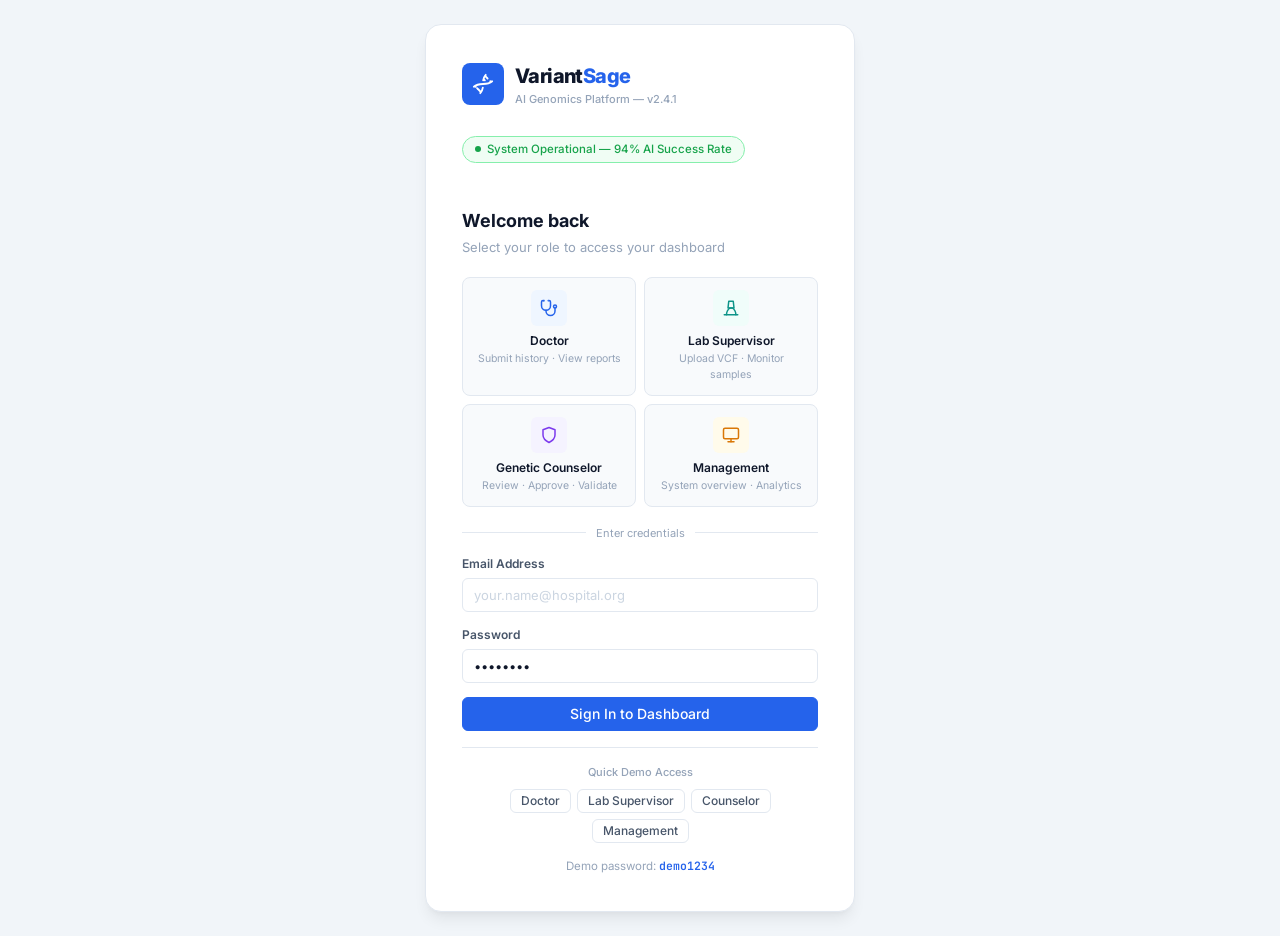
<file: frontend/index.html>
<!DOCTYPE html>
<html lang="en">
<head>
  <meta charset="UTF-8" />
  <meta name="viewport" content="width=device-width, initial-scale=1.0" />
  <title>VariantSage — Sign In</title>
  <meta name="description" content="VariantSage: AI-powered ACMG variant classification for clinical genomics." />
  <link rel="stylesheet" href="css/styles.css" />
  <style>
    body { background: #f1f5f9; }
    .login-page { padding: 24px; }
    .system-status {
      display: inline-flex; align-items: center; gap: 6px;
      background: #f0fdf4; border: 1px solid #86efac;
      border-radius: 99px; padding: 4px 12px;
      font-size: 11.5px; font-weight: 500; color: #16a34a;
      margin-bottom: 24px;
    }
    .quick-launch {
      margin-top: 16px; padding-top: 16px;
      border-top: 1px solid #e2e8f0;
      display: flex; flex-wrap: wrap; gap: 6px; justify-content: center;
    }
    .ql-label { width: 100%; text-align: center; font-size: 11px; color: #94a3b8; margin-bottom: 2px; font-weight: 500; }
  </style>
</head>
<body>
<div class="login-page">
  <div class="login-card">

    <div class="login-logo">
      <div class="login-logo-icon">
        <svg xmlns="http://www.w3.org/2000/svg" viewBox="0 0 24 24" fill="none" stroke="white" stroke-width="2" stroke-linecap="round" stroke-linejoin="round" width="22" height="22"><path d="M2 15c6.667-6 13.333 0 20-6"/><path d="M9 22c1.798-1.998 2.518-3.995 2.807-5.993"/><path d="M15 2c-1.798 1.998-2.518 3.995-2.807 5.993"/><path d="m17 6-2.5-2.5"/><path d="m14 8-1-1"/><path d="m7 18 2.5 2.5"/><path d="m3.5 14.5.5.5"/><path d="m20 9 .5.5"/><path d="m6.5 17.5-1-1"/></svg>
      </div>
      <div>
        <div class="login-logo-name">Variant<span>Sage</span></div>
        <div class="login-tagline">AI Genomics Platform &mdash; v2.4.1</div>
      </div>
    </div>

    <div style="text-align:left; margin-bottom:20px;">
      <div class="system-status">
        <span class="live-dot"></span>
        System Operational &mdash; 94% AI Success Rate
      </div>
    </div>

    <div class="login-title">Welcome back</div>
    <div class="login-sub">Select your role to access your dashboard</div>

    <div class="role-grid">
      <div class="role-card" onclick="selectRole('doctor')" id="role-doctor">
        <div class="role-icon-wrap" style="background:#eff6ff;">
          <svg xmlns="http://www.w3.org/2000/svg" viewBox="0 0 24 24" fill="none" stroke="#2563eb" stroke-width="2" stroke-linecap="round" stroke-linejoin="round" width="18" height="18"><path d="M4.8 2.3A.3.3 0 1 0 5 2H4a2 2 0 0 0-2 2v5a6 6 0 0 0 6 6v0a6 6 0 0 0 6-6V4a2 2 0 0 0-2-2h-1a.2.2 0 1 0 .3.3"/><path d="M8 15v1a6 6 0 0 0 6 6v0a6 6 0 0 0 6-6v-4"/><circle cx="20" cy="10" r="2"/></svg>
        </div>
        <div class="role-name">Doctor</div>
        <div class="role-desc">Submit history &middot; View reports</div>
      </div>
      <div class="role-card" onclick="selectRole('lab')" id="role-lab">
        <div class="role-icon-wrap" style="background:#f0fdfa;">
          <svg xmlns="http://www.w3.org/2000/svg" viewBox="0 0 24 24" fill="none" stroke="#0d9488" stroke-width="2" stroke-linecap="round" stroke-linejoin="round" width="18" height="18"><path d="M9 3h6l1 9H8z"/><path d="M3 21h18"/><path d="M6 21c0-3.7 1.8-7 4.5-9H14c2.7 2 4.5 5.3 4.5 9"/></svg>
        </div>
        <div class="role-name">Lab Supervisor</div>
        <div class="role-desc">Upload VCF &middot; Monitor samples</div>
      </div>
      <div class="role-card" onclick="selectRole('counselor')" id="role-counselor">
        <div class="role-icon-wrap" style="background:#f5f3ff;">
          <svg xmlns="http://www.w3.org/2000/svg" viewBox="0 0 24 24" fill="none" stroke="#7c3aed" stroke-width="2" stroke-linecap="round" stroke-linejoin="round" width="18" height="18"><path d="M12 22s8-4 8-10V5l-8-3-8 3v7c0 6 8 10 8 10z"/></svg>
        </div>
        <div class="role-name">Genetic Counselor</div>
        <div class="role-desc">Review &middot; Approve &middot; Validate</div>
      </div>
      <div class="role-card" onclick="selectRole('admin')" id="role-admin">
        <div class="role-icon-wrap" style="background:#fffbeb;">
          <svg xmlns="http://www.w3.org/2000/svg" viewBox="0 0 24 24" fill="none" stroke="#d97706" stroke-width="2" stroke-linecap="round" stroke-linejoin="round" width="18" height="18"><rect x="2" y="3" width="20" height="14" rx="2"/><line x1="8" y1="21" x2="16" y2="21"/><line x1="12" y1="17" x2="12" y2="21"/></svg>
        </div>
        <div class="role-name">Management</div>
        <div class="role-desc">System overview &middot; Analytics</div>
      </div>
    </div>

    <div class="divider"><span>Enter credentials</span></div>

    <div class="form-group">
      <label class="form-label">Email Address</label>
      <input class="form-control" type="email" id="emailInput" placeholder="your.name@hospital.org" />
    </div>
    <div class="form-group">
      <label class="form-label">Password</label>
      <input class="form-control" type="password" id="pwdInput" value="demo1234" />
    </div>

    <button class="btn btn-primary btn-lg" onclick="doLogin()" style="width:100%;justify-content:center;">
      Sign In to Dashboard
    </button>

    <div class="quick-launch">
      <span class="ql-label">Quick Demo Access</span>
      <button class="btn btn-ghost btn-sm" onclick="loginAs('doctor')">Doctor</button>
      <button class="btn btn-ghost btn-sm" onclick="loginAs('lab')">Lab Supervisor</button>
      <button class="btn btn-ghost btn-sm" onclick="loginAs('counselor')">Counselor</button>
      <button class="btn btn-ghost btn-sm" onclick="loginAs('admin')">Management</button>
    </div>

    <p style="text-align:center;margin-top:14px;font-size:11.5px;color:#94a3b8;">
      Demo password: <span style="font-family:'JetBrains Mono',monospace;color:#2563eb;font-weight:600;">demo1234</span>
    </p>
  </div>
</div>

<script src="js/app.js"></script>
<script>
  let selectedRole = null;

  function selectRole(role) {
    document.querySelectorAll('.role-card').forEach(c => c.classList.remove('selected'));
    document.getElementById('role-' + role).classList.add('selected');
    selectedRole = role;
    const emailMap = { doctor:'dr.ananya@cityhospital.org', lab:'rajesh.nair@cityhospital.org', counselor:'dr.preethi@cityhospital.org', admin:'gaurab@molsys.ai' };
    document.getElementById('emailInput').value = emailMap[role];
  }

  function doLogin() {
    if (!selectedRole) { alert('Please select your role.'); return; }
    if (document.getElementById('pwdInput').value !== 'demo1234') { alert('Incorrect password. Use: demo1234'); return; }
    const btn = document.querySelector('.btn-primary');
    btn.innerHTML = '<span class="spinner"></span> Signing in...';
    btn.disabled = true;
    setTimeout(() => loginAs(selectedRole), 900);
  }
</script>
</body>
</html>
</file>
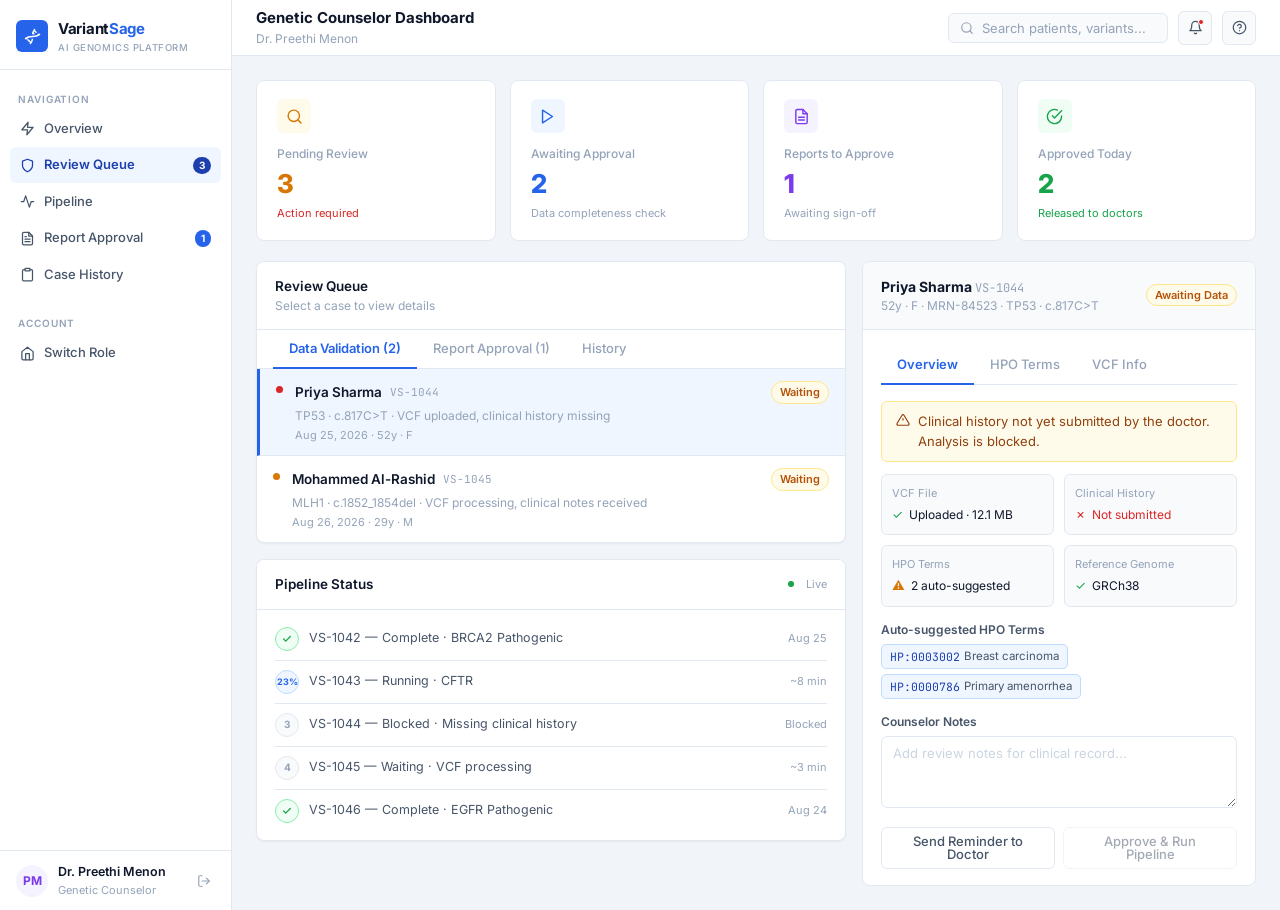
<file: frontend/counselor.html>
<!DOCTYPE html>
<html lang="en">
<head>
  <meta charset="UTF-8" />
  <meta name="viewport" content="width=device-width, initial-scale=1.0" />
  <title>VariantSage &mdash; Genetic Counselor Dashboard</title>
  <link rel="stylesheet" href="css/styles.css" />
  <style>
    .case-list-item {
      display:flex; align-items:flex-start; gap:12px;
      padding:12px 16px; border-bottom:1px solid var(--border);
      cursor:pointer; transition:background var(--transition);
    }
    .case-list-item:hover { background:var(--bg-subtle); }
    .case-list-item.selected { background:var(--accent-light); border-left:3px solid var(--accent); }
    .case-list-item:last-child { border-bottom:none; }
    .variant-row {
      display:grid; grid-template-columns:2fr 1.5fr 2fr 0.8fr 0.8fr;
      gap:8px; padding:10px 14px; border-bottom:1px solid var(--border);
      align-items:center; font-size:13px;
    }
    .variant-row.header { font-size:11px; font-weight:600; color:var(--text-muted); text-transform:uppercase; letter-spacing:.06em; background:var(--bg-subtle); }
    .variant-row:not(.header) { cursor:pointer; transition:background var(--transition); }
    .variant-row:not(.header):hover { background:var(--bg-subtle); }
    .detail-section { background:var(--bg-white); border:1px solid var(--border); border-radius:var(--radius-md); overflow:hidden; }
  </style>
</head>
<body>
<div class="app-shell">
  <aside class="sidebar" id="sidebar"></aside>
  <div class="main-content">
    <header class="topbar" id="topbar"></header>
    <div class="page-body">

      <!-- Stats -->
      <div class="stats-row">
        <div class="stat-card">
          <div class="stat-icon-wrap" style="background:#fffbeb;"><svg xmlns="http://www.w3.org/2000/svg" viewBox="0 0 24 24" fill="none" stroke="#d97706" stroke-width="2" stroke-linecap="round" stroke-linejoin="round" width="17" height="17"><circle cx="11" cy="11" r="8"/><line x1="21" y1="21" x2="16.65" y2="16.65"/></svg></div>
          <div class="stat-label">Pending Review</div>
          <div class="stat-value" style="color:#d97706;">3</div>
          <div class="stat-delta delta-down">Action required</div>
        </div>
        <div class="stat-card">
          <div class="stat-icon-wrap" style="background:#eff6ff;"><svg xmlns="http://www.w3.org/2000/svg" viewBox="0 0 24 24" fill="none" stroke="#2563eb" stroke-width="2" stroke-linecap="round" stroke-linejoin="round" width="17" height="17"><polygon points="5 3 19 12 5 21 5 3"/></svg></div>
          <div class="stat-label">Awaiting Approval</div>
          <div class="stat-value" style="color:#2563eb;">2</div>
          <div class="stat-delta delta-neutral">Data completeness check</div>
        </div>
        <div class="stat-card">
          <div class="stat-icon-wrap" style="background:#f5f3ff;"><svg xmlns="http://www.w3.org/2000/svg" viewBox="0 0 24 24" fill="none" stroke="#7c3aed" stroke-width="2" stroke-linecap="round" stroke-linejoin="round" width="17" height="17"><path d="M14 2H6a2 2 0 0 0-2 2v16a2 2 0 0 0 2 2h12a2 2 0 0 0 2-2V8z"/><polyline points="14 2 14 8 20 8"/><line x1="16" y1="13" x2="8" y2="13"/><line x1="16" y1="17" x2="8" y2="17"/></svg></div>
          <div class="stat-label">Reports to Approve</div>
          <div class="stat-value" style="color:#7c3aed;">1</div>
          <div class="stat-delta delta-neutral">Awaiting sign-off</div>
        </div>
        <div class="stat-card">
          <div class="stat-icon-wrap" style="background:#f0fdf4;"><svg xmlns="http://www.w3.org/2000/svg" viewBox="0 0 24 24" fill="none" stroke="#16a34a" stroke-width="2" stroke-linecap="round" stroke-linejoin="round" width="17" height="17"><path d="M22 11.08V12a10 10 0 1 1-5.93-9.14"/><polyline points="22 4 12 14.01 9 11.01"/></svg></div>
          <div class="stat-label">Approved Today</div>
          <div class="stat-value" style="color:#16a34a;">2</div>
          <div class="stat-delta delta-up">Released to doctors</div>
        </div>
      </div>

      <div class="left-heavy">
        <!-- Left: Queue + Pipeline -->
        <div style="display:flex;flex-direction:column;gap:16px;">

          <!-- Case Queue -->
          <div class="card">
            <div class="card-header">
              <div><div class="card-title">Review Queue</div><div class="card-sub">Select a case to view details</div></div>
            </div>
            <div class="tabs" style="padding:0 16px;margin:0;" id="queueTabs">
              <div class="tab-item active" onclick="switchTab('data',this)">Data Validation (2)</div>
              <div class="tab-item" onclick="switchTab('reports',this)">Report Approval (1)</div>
              <div class="tab-item" onclick="switchTab('history',this)">History</div>
            </div>

            <div id="tab-data">
              <div class="case-list-item selected" onclick="selectCase(this,'VS-1044')" id="caseItem-VS-1044">
                <div class="status-dot status-dot-red" style="margin-top:5px;flex-shrink:0;"></div>
                <div style="flex:1;">
                  <div style="display:flex;align-items:center;gap:8px;">
                    <span class="fw-600">Priya Sharma</span>
                    <span class="font-mono text-xs text-muted">VS-1044</span>
                    <span class="badge badge-pending" style="margin-left:auto;">Waiting</span>
                  </div>
                  <div class="text-sm text-muted" style="margin-top:3px;">TP53 &middot; c.817C&gt;T &middot; VCF uploaded, clinical history missing</div>
                  <div class="text-xs text-muted" style="margin-top:2px;">Aug 25, 2026 &middot; 52y &middot; F</div>
                </div>
              </div>
              <div class="case-list-item" onclick="selectCase(this,'VS-1045')" id="caseItem-VS-1045">
                <div class="status-dot status-dot-amber" style="margin-top:5px;flex-shrink:0;"></div>
                <div style="flex:1;">
                  <div style="display:flex;align-items:center;gap:8px;">
                    <span class="fw-600">Mohammed Al-Rashid</span>
                    <span class="font-mono text-xs text-muted">VS-1045</span>
                    <span class="badge badge-pending" style="margin-left:auto;">Waiting</span>
                  </div>
                  <div class="text-sm text-muted" style="margin-top:3px;">MLH1 &middot; c.1852_1854del &middot; VCF processing, clinical notes received</div>
                  <div class="text-xs text-muted" style="margin-top:2px;">Aug 26, 2026 &middot; 29y &middot; M</div>
                </div>
              </div>
            </div>

            <div id="tab-reports" style="display:none;">
              <div class="case-list-item" onclick="selectCase(this,'VS-1046')" id="caseItem-VS-1046">
                <div class="status-dot status-dot-blue" style="margin-top:5px;flex-shrink:0;"></div>
                <div style="flex:1;">
                  <div style="display:flex;align-items:center;gap:8px;">
                    <span class="fw-600">Elena Kowalski</span>
                    <span class="font-mono text-xs text-muted">VS-1046</span>
                    <span class="badge badge-review" style="margin-left:auto;">In Review</span>
                  </div>
                  <div class="text-sm text-muted" style="margin-top:3px;">EGFR &middot; p.Leu858Arg &middot; Analysis complete &mdash; report awaiting approval</div>
                  <div class="text-xs text-muted" style="margin-top:2px;">Completed Aug 24 &middot; 41y &middot; F &middot; Confidence: 99%</div>
                </div>
              </div>
            </div>

            <div id="tab-history" style="display:none;">
              <div style="padding:14px 16px;">
                <div class="activity-feed">
                  <div class="activity-item"><div class="activity-dot" style="background:#16a34a;"></div><div class="activity-body"><div class="activity-text"><strong>VS-1042</strong> Sarah Mitchell &mdash; BRCA2 Pathogenic &mdash; Approved &amp; released</div><div class="activity-time">Aug 25, 2026</div></div></div>
                  <div class="activity-item"><div class="activity-dot" style="background:#16a34a;"></div><div class="activity-body"><div class="activity-text"><strong>VS-1039</strong> David Kim &mdash; PALB2 Likely Pathogenic &mdash; Approved</div><div class="activity-time">Aug 23, 2026</div></div></div>
                  <div class="activity-item"><div class="activity-dot" style="background:#dc2626;"></div><div class="activity-body"><div class="activity-text"><strong>VS-1037</strong> Meera Pillai &mdash; MUTYH VUS &mdash; Revision requested</div><div class="activity-time">Aug 22, 2026</div></div></div>
                </div>
              </div>
            </div>
          </div>

          <!-- Pipeline Status -->
          <div class="card">
            <div class="card-header">
              <div class="card-title">Pipeline Status</div>
              <div class="card-actions"><span class="live-dot"></span><span class="text-xs text-muted" style="margin-left:4px;">Live</span></div>
            </div>
            <div class="card-body" style="padding:8px 18px;">
              <div class="pipeline-step"><div class="step-num step-done"><svg xmlns="http://www.w3.org/2000/svg" viewBox="0 0 24 24" fill="none" stroke="currentColor" stroke-width="3" stroke-linecap="round" stroke-linejoin="round" width="10" height="10"><polyline points="20 6 9 17 4 12"/></svg></div><div class="step-label">VS-1042 &mdash; Complete &middot; BRCA2 Pathogenic</div><div class="step-time">Aug 25</div></div>
              <div class="pipeline-step"><div class="step-num step-running" style="font-size:9px;font-weight:700;">23%</div><div class="step-label">VS-1043 &mdash; Running &middot; CFTR</div><div class="step-time">~8 min</div></div>
              <div class="pipeline-step"><div class="step-num step-pending">3</div><div class="step-label">VS-1044 &mdash; Blocked &middot; Missing clinical history</div><div class="step-time">Blocked</div></div>
              <div class="pipeline-step"><div class="step-num step-pending">4</div><div class="step-label">VS-1045 &mdash; Waiting &middot; VCF processing</div><div class="step-time">~3 min</div></div>
              <div class="pipeline-step"><div class="step-num step-done"><svg xmlns="http://www.w3.org/2000/svg" viewBox="0 0 24 24" fill="none" stroke="currentColor" stroke-width="3" stroke-linecap="round" stroke-linejoin="round" width="10" height="10"><polyline points="20 6 9 17 4 12"/></svg></div><div class="step-label">VS-1046 &mdash; Complete &middot; EGFR Pathogenic</div><div class="step-time">Aug 24</div></div>
            </div>
          </div>
        </div>

        <!-- Right: Detail Panel -->
        <div>
          <!-- Data Validation Detail (VS-1044) -->
          <div class="detail-section" id="dataDetail">
            <div style="padding:14px 18px;border-bottom:1px solid var(--border);background:var(--bg-subtle);display:flex;align-items:center;gap:12px;">
              <div style="flex:1;">
                <div style="font-size:14px;font-weight:700;color:#0f172a;">Priya Sharma <span class="font-mono text-sm text-muted" style="font-weight:400;">VS-1044</span></div>
                <div class="text-sm text-muted">52y &middot; F &middot; MRN-84523 &middot; TP53 &middot; c.817C&gt;T</div>
              </div>
              <span class="badge badge-pending">Awaiting Data</span>
            </div>

            <div style="padding:16px 18px;">
              <div class="tabs" id="detailTabs" style="margin-bottom:16px;">
                <div class="tab-item active" onclick="switchDetailTab('overview',this)">Overview</div>
                <div class="tab-item" onclick="switchDetailTab('hpo',this)">HPO Terms</div>
                <div class="tab-item" onclick="switchDetailTab('vcf',this)">VCF Info</div>
              </div>

              <div id="dtab-overview">
                <div class="alert alert-warning mb-12">
                  <svg xmlns="http://www.w3.org/2000/svg" viewBox="0 0 24 24" fill="none" stroke="currentColor" stroke-width="2" width="14" height="14" style="flex-shrink:0;margin-top:1px;"><path d="M10.29 3.86L1.82 18a2 2 0 0 0 1.71 3h16.94a2 2 0 0 0 1.71-3L13.71 3.86a2 2 0 0 0-3.42 0z"/><line x1="12" y1="9" x2="12" y2="13"/><line x1="12" y1="17" x2="12.01" y2="17"/></svg>
                  <span>Clinical history not yet submitted by the doctor. Analysis is blocked.</span>
                </div>

                <div style="display:grid;grid-template-columns:1fr 1fr;gap:10px;margin-bottom:14px;">
                  <div style="padding:10px;background:var(--bg-subtle);border-radius:var(--radius-sm);border:1px solid var(--border);">
                    <div class="text-xs text-muted mb-4">VCF File</div>
                    <div class="completeness-row"><span class="check-yes">&#10003;</span><span class="text-sm">Uploaded &middot; 12.1 MB</span></div>
                  </div>
                  <div style="padding:10px;background:var(--bg-subtle);border-radius:var(--radius-sm);border:1px solid var(--border);">
                    <div class="text-xs text-muted mb-4">Clinical History</div>
                    <div class="completeness-row"><span class="check-no">&#10007;</span><span class="text-sm text-danger">Not submitted</span></div>
                  </div>
                  <div style="padding:10px;background:var(--bg-subtle);border-radius:var(--radius-sm);border:1px solid var(--border);">
                    <div class="text-xs text-muted mb-4">HPO Terms</div>
                    <div class="completeness-row"><span class="check-wait">&#9888;</span><span class="text-sm">2 auto-suggested</span></div>
                  </div>
                  <div style="padding:10px;background:var(--bg-subtle);border-radius:var(--radius-sm);border:1px solid var(--border);">
                    <div class="text-xs text-muted mb-4">Reference Genome</div>
                    <div class="completeness-row"><span class="check-yes">&#10003;</span><span class="text-sm">GRCh38</span></div>
                  </div>
                </div>

                <div class="form-group">
                  <div class="form-label">Auto-suggested HPO Terms</div>
                  <div class="hpo-tag-list">
                    <span class="hpo-tag">HP:0003002 <span class="hpo-label">Breast carcinoma</span></span>
                    <span class="hpo-tag">HP:0000786 <span class="hpo-label">Primary amenorrhea</span></span>
                  </div>
                </div>

                <div class="form-group">
                  <div class="form-label">Counselor Notes</div>
                  <textarea class="form-control" placeholder="Add review notes for clinical record..." style="min-height:72px;"></textarea>
                </div>

                <div style="display:flex;gap:8px;">
                  <button class="btn btn-ghost" style="flex:1;justify-content:center;" onclick="sendReminder()">Send Reminder to Doctor</button>
                  <button class="btn btn-ghost" style="flex:1;justify-content:center;opacity:.5;cursor:not-allowed;" onclick="alert('Data incomplete. Waiting for clinical history.')">Approve &amp; Run Pipeline</button>
                </div>
              </div>

              <div id="dtab-hpo" style="display:none;">
                <div class="form-group">
                  <div class="form-label">Patient HPO Terms</div>
                  <div class="hpo-tag-list">
                    <span class="hpo-tag">HP:0003002 <span class="hpo-label">Breast carcinoma</span></span>
                    <span class="hpo-tag">HP:0000786 <span class="hpo-label">Primary amenorrhea</span></span>
                  </div>
                </div>
                <div class="form-group mt-16">
                  <div class="form-label">Add HPO Term</div>
                  <div style="display:flex;gap:8px;">
                    <input class="form-control" placeholder="e.g. HP:0002664" id="addHpoInput" />
                    <button class="btn btn-ghost" onclick="addHpo()">Add</button>
                  </div>
                </div>
                <div class="alert alert-info mt-12">
                  <svg xmlns="http://www.w3.org/2000/svg" viewBox="0 0 24 24" fill="none" stroke="currentColor" stroke-width="2" width="14" height="14" style="flex-shrink:0;margin-top:1px;"><circle cx="12" cy="12" r="10"/><line x1="12" y1="16" x2="12" y2="12"/><line x1="12" y1="8" x2="12.01" y2="8"/></svg>
                  <span>HPO terms are matched against Orphanet and OMIM disease databases for variant prioritisation.</span>
                </div>
              </div>

              <div id="dtab-vcf" style="display:none;">
                <div style="display:flex;flex-direction:column;gap:10px;">
                  <div class="flex-between" style="padding:9px 12px;background:var(--bg-subtle);border-radius:var(--radius-sm);border:1px solid var(--border);"><span class="text-sm text-muted">File</span><span class="text-sm font-mono">priya_sharma_WGS_hg38.vcf.gz</span></div>
                  <div class="flex-between" style="padding:9px 12px;background:var(--bg-subtle);border-radius:var(--radius-sm);border:1px solid var(--border);"><span class="text-sm text-muted">Size</span><span class="text-sm">12.1 MB</span></div>
                  <div class="flex-between" style="padding:9px 12px;background:var(--bg-subtle);border-radius:var(--radius-sm);border:1px solid var(--border);"><span class="text-sm text-muted">Reference</span><span class="text-sm">GRCh38 (hg38)</span></div>
                  <div class="flex-between" style="padding:9px 12px;background:var(--bg-subtle);border-radius:var(--radius-sm);border:1px solid var(--border);"><span class="text-sm text-muted">Uploaded by</span><span class="text-sm">Rajesh Nair</span></div>
                  <div class="flex-between" style="padding:9px 12px;background:var(--bg-subtle);border-radius:var(--radius-sm);border:1px solid var(--border);"><span class="text-sm text-muted">Raw variants</span><span class="text-sm">4,782</span></div>
                  <div class="flex-between" style="padding:9px 12px;background:var(--bg-subtle);border-radius:var(--radius-sm);border:1px solid var(--border);"><span class="text-sm text-muted">Post-filter</span><span class="text-sm">~142 pass frequency threshold</span></div>
                  <div class="flex-between" style="padding:9px 12px;background:var(--bg-subtle);border-radius:var(--radius-sm);border:1px solid var(--border);"><span class="text-sm text-muted">QC Status</span><span class="badge badge-complete">Passed</span></div>
                </div>
              </div>
            </div>
          </div>

          <!-- Report Approval (VS-1046) -->
          <div class="detail-section mt-16" id="reportApproval" style="display:none;">
            <div style="padding:14px 18px;border-bottom:1px solid var(--border);background:var(--bg-subtle);display:flex;align-items:center;gap:12px;">
              <div style="flex:1;">
                <div style="font-size:14px;font-weight:700;color:#0f172a;">Elena Kowalski <span class="font-mono text-sm text-muted" style="font-weight:400;">VS-1046</span></div>
                <div class="text-sm text-muted">41y &middot; F &middot; EGFR &middot; p.Leu858Arg &middot; Non-small cell lung carcinoma</div>
              </div>
              <span class="badge badge-review" id="approvalBadge">In Review</span>
            </div>
            <div style="padding:18px;">
              <div class="alert alert-info mb-16">
                <svg xmlns="http://www.w3.org/2000/svg" viewBox="0 0 24 24" fill="none" stroke="currentColor" stroke-width="2" width="14" height="14" style="flex-shrink:0;margin-top:1px;"><circle cx="12" cy="12" r="10"/><line x1="12" y1="16" x2="12" y2="12"/><line x1="12" y1="8" x2="12.01" y2="8"/></svg>
                <span>AI analysis complete. Overall confidence: <strong>99%</strong>. Review the evidence below before approving.</span>
              </div>

              <div class="variant-row header">
                <div>Gene / Variant</div><div>Classification</div><div>ACMG Criteria</div><div>Conf.</div><div>Detail</div>
              </div>
              <div class="variant-row">
                <div><div class="fw-600 font-mono" style="color:#0d9488;font-size:12.5px;">EGFR</div><div class="text-xs text-muted font-mono">p.Leu858Arg (c.2573T&gt;G)</div></div>
                <div><span class="badge badge-pathogenic">Pathogenic</span></div>
                <div><div class="acmg-pills"><span class="acmg-pill acmg-strong-p">PS1</span><span class="acmg-pill acmg-moderate-p">PM5</span><span class="acmg-pill acmg-support-p">PP3</span><span class="acmg-pill acmg-support-p">PP5</span></div></div>
                <div><strong style="color:#16a34a;">99%</strong></div>
                <div><button class="btn btn-ghost btn-sm" onclick="openVariantModal()">View</button></div>
              </div>

              <div style="margin-top:14px;padding:12px 14px;background:var(--bg-subtle);border-radius:var(--radius-sm);border:1px solid var(--border);">
                <div class="text-xs text-muted mb-4" style="font-weight:600;text-transform:uppercase;letter-spacing:.06em;">Clinical Actionability</div>
                <div class="text-sm text-secondary">EGFR L858R is a validated oncogenic driver (Tier I, ESMO/ASCO). FDA-approved targeted therapies: erlotinib, gefitinib, osimertinib. NCCN Category 1 evidence for molecular targeted therapy in NSCLC.</div>
              </div>

              <div class="form-group mt-16">
                <div class="form-label">Counselor Sign-off Notes</div>
                <textarea class="form-control" id="approvalNotes" placeholder="Add your review notes before approving..." style="min-height:72px;"></textarea>
              </div>
              <div style="display:flex;gap:8px;">
                <button class="btn btn-ghost btn-sm" style="flex:1;justify-content:center;" onclick="rejectReport()">Request Revision</button>
                <button class="btn btn-success" style="flex:1;justify-content:center;" id="approveBtn" onclick="approveReport()">Approve &amp; Release to Doctor</button>
              </div>
            </div>
          </div>
        </div>
      </div>

    </div>
  </div>
</div>

<!-- Variant Detail Modal -->
<div class="modal-overlay" id="variantModal">
  <div class="modal" style="width:540px;">
    <div class="modal-header">
      <div><div class="modal-title">EGFR &middot; p.Leu858Arg &mdash; Variant Evidence</div><div class="text-sm text-muted">VS-1046 &middot; Elena Kowalski</div></div>
      <button class="modal-close" onclick="document.getElementById('variantModal').classList.remove('open')">&#215;</button>
    </div>
    <div class="modal-body" style="max-height:65vh;overflow-y:auto;">
      <div style="display:flex;flex-direction:column;gap:8px;margin-bottom:16px;">
        <div style="display:flex;gap:10px;align-items:flex-start;padding:10px;background:var(--bg-subtle);border-radius:var(--radius-sm);border:1px solid var(--border);">
          <span class="acmg-pill acmg-strong-p" style="margin-top:1px;flex-shrink:0;">PS1</span>
          <div><div class="text-sm fw-600">Strong Pathogenic</div><div class="text-sm text-muted">Same amino acid change as established pathogenic p.L858R variant. 312 ClinVar submissions.</div></div>
        </div>
        <div style="display:flex;gap:10px;align-items:flex-start;padding:10px;background:var(--bg-subtle);border-radius:var(--radius-sm);border:1px solid var(--border);">
          <span class="acmg-pill acmg-moderate-p" style="margin-top:1px;flex-shrink:0;">PM5</span>
          <div><div class="text-sm fw-600">Moderate Pathogenic</div><div class="text-sm text-muted">Novel missense at residue where a different pathogenic missense is known (p.L858P).</div></div>
        </div>
        <div style="display:flex;gap:10px;align-items:flex-start;padding:10px;background:var(--bg-subtle);border-radius:var(--radius-sm);border:1px solid var(--border);">
          <span class="acmg-pill acmg-support-p" style="margin-top:1px;flex-shrink:0;">PP3</span>
          <div><div class="text-sm fw-600">Supporting Pathogenic</div><div class="text-sm text-muted">SIFT=0.001 (deleterious), PolyPhen2=0.998 (probably damaging), CADD=34.7.</div></div>
        </div>
        <div style="display:flex;gap:10px;align-items:flex-start;padding:10px;background:var(--bg-subtle);border-radius:var(--radius-sm);border:1px solid var(--border);">
          <span class="acmg-pill acmg-support-p" style="margin-top:1px;flex-shrink:0;">PP5</span>
          <div><div class="text-sm fw-600">Supporting Pathogenic</div><div class="text-sm text-muted">312 ClinVar P/LP submissions. FDA-approved companion diagnostic. No conflicting interpretations.</div></div>
        </div>
      </div>
      <div style="padding:10px 12px;background:var(--bg-subtle);border-radius:var(--radius-sm);border:1px solid var(--border);">
        <div class="flex-between"><span class="text-sm text-muted">gnomAD Allele Frequency</span><span class="text-sm fw-600" style="color:#16a34a;font-family:'JetBrains Mono',monospace;">Not observed (0 / 251,378)</span></div>
      </div>
    </div>
    <div class="modal-footer">
      <button class="btn btn-ghost" onclick="document.getElementById('variantModal').classList.remove('open')">Close</button>
    </div>
  </div>
</div>

<script src="js/app.js"></script>
<script>
  renderSidebar(document.getElementById('sidebar'), 'counselor', 'review');
  renderTopbar(document.getElementById('topbar'), 'Genetic Counselor Dashboard', 'Dr. Preethi Menon');

  function switchTab(name, el) {
    ['data','reports','history'].forEach(t => document.getElementById('tab-' + t).style.display = t===name ? '' : 'none');
    document.querySelectorAll('#queueTabs .tab-item').forEach(e => e.classList.remove('active'));
    el.classList.add('active');
    if (name === 'reports') {
      document.getElementById('reportApproval').style.display = '';
      document.getElementById('dataDetail').style.display = 'none';
    } else {
      document.getElementById('reportApproval').style.display = 'none';
      document.getElementById('dataDetail').style.display = '';
    }
  }

  function switchDetailTab(name, el) {
    ['overview','hpo','vcf'].forEach(t => document.getElementById('dtab-' + t).style.display = t===name ? '' : 'none');
    document.querySelectorAll('#detailTabs .tab-item').forEach(e => e.classList.remove('active'));
    el.classList.add('active');
  }

  function selectCase(el, id) {
    document.querySelectorAll('.case-list-item').forEach(e => e.classList.remove('selected'));
    el.classList.add('selected');
  }

  function sendReminder() { alert('Reminder sent to Dr. Ananya Krishnan for VS-1044 (Priya Sharma).'); }

  function approveReport() {
    const btn = document.getElementById('approveBtn');
    btn.innerHTML = '<span class="spinner"></span> Approving...';
    btn.disabled = true;
    setTimeout(() => {
      btn.innerHTML = 'Approved &amp; Released';
      btn.disabled = false;
      document.getElementById('approvalBadge').textContent = 'Approved';
      document.getElementById('approvalBadge').className = 'badge badge-approved';
      document.querySelector('#reportApproval .alert-info').className = 'alert alert-success';
      document.querySelector('#reportApproval .alert-success').innerHTML = '<svg xmlns="http://www.w3.org/2000/svg" viewBox="0 0 24 24" fill="none" stroke="currentColor" stroke-width="2" width="14" height="14" style="flex-shrink:0;margin-top:1px;"><path d="M22 11.08V12a10 10 0 1 1-5.93-9.14"/><polyline points="22 4 12 14.01 9 11.01"/></svg><span>Report approved and released to <strong>Dr. Ananya Krishnan</strong>. Doctor has been notified.</span>';
    }, 1200);
  }

  function rejectReport() { alert('Report returned for revision. Team has been notified.'); }
  function openVariantModal() { document.getElementById('variantModal').classList.add('open'); }
  function addHpo() { const v = document.getElementById('addHpoInput').value.trim(); if (!v.startsWith('HP:')) { alert('Enter a valid HPO ID e.g. HP:0002664'); return; } alert('HPO term ' + v + ' added.'); document.getElementById('addHpoInput').value = ''; }
</script>
</body>
</html>
</file>
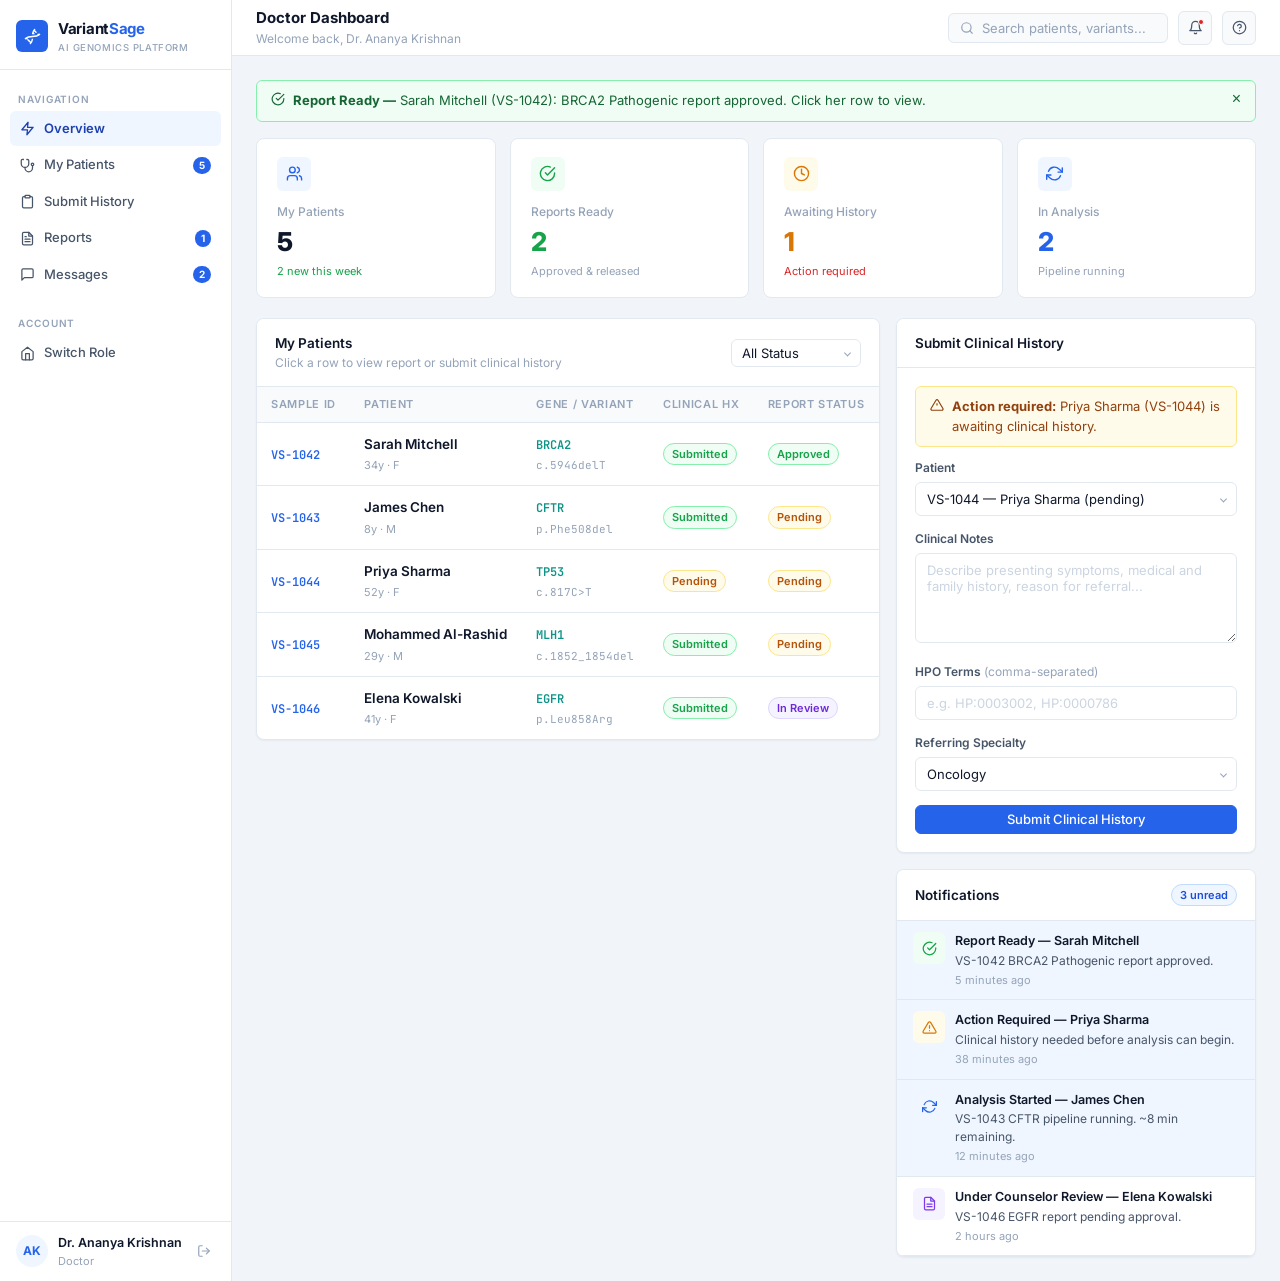
<file: frontend/doctor.html>
<!DOCTYPE html>
<html lang="en">
<head>
  <meta charset="UTF-8" />
  <meta name="viewport" content="width=device-width, initial-scale=1.0" />
  <title>VariantSage &mdash; Doctor Dashboard</title>
  <link rel="stylesheet" href="css/styles.css" />
</head>
<body>
<div class="app-shell">
  <aside class="sidebar" id="sidebar"></aside>
  <div class="main-content">
    <header class="topbar" id="topbar"></header>
    <div class="page-body">

      <!-- Alert Banner -->
      <div class="alert alert-success mb-16" id="reportBanner" style="justify-content:space-between;">
        <div style="display:flex;align-items:flex-start;gap:8px;">
          <svg xmlns="http://www.w3.org/2000/svg" viewBox="0 0 24 24" fill="none" stroke="currentColor" stroke-width="2" stroke-linecap="round" stroke-linejoin="round" width="14" height="14" style="margin-top:1px;flex-shrink:0;"><path d="M22 11.08V12a10 10 0 1 1-5.93-9.14"/><polyline points="22 4 12 14.01 9 11.01"/></svg>
          <span><strong>Report Ready &mdash;</strong> Sarah Mitchell (VS-1042): BRCA2 Pathogenic report approved. Click her row to view.</span>
        </div>
        <button onclick="this.parentElement.style.display='none'" style="background:none;border:none;cursor:pointer;color:inherit;font-size:16px;line-height:1;padding:0 0 0 12px;">&#215;</button>
      </div>

      <!-- Stats -->
      <div class="stats-row">
        <div class="stat-card">
          <div class="stat-icon-wrap" style="background:#eff6ff;"><svg xmlns="http://www.w3.org/2000/svg" viewBox="0 0 24 24" fill="none" stroke="#2563eb" stroke-width="2" stroke-linecap="round" stroke-linejoin="round" width="17" height="17"><path d="M16 21v-2a4 4 0 0 0-4-4H6a4 4 0 0 0-4 4v2"/><circle cx="9" cy="7" r="4"/><path d="M22 21v-2a4 4 0 0 0-3-3.87"/><path d="M16 3.13a4 4 0 0 1 0 7.75"/></svg></div>
          <div class="stat-label">My Patients</div>
          <div class="stat-value">5</div>
          <div class="stat-delta delta-up">2 new this week</div>
        </div>
        <div class="stat-card">
          <div class="stat-icon-wrap" style="background:#f0fdf4;"><svg xmlns="http://www.w3.org/2000/svg" viewBox="0 0 24 24" fill="none" stroke="#16a34a" stroke-width="2" stroke-linecap="round" stroke-linejoin="round" width="17" height="17"><path d="M22 11.08V12a10 10 0 1 1-5.93-9.14"/><polyline points="22 4 12 14.01 9 11.01"/></svg></div>
          <div class="stat-label">Reports Ready</div>
          <div class="stat-value" style="color:#16a34a;">2</div>
          <div class="stat-delta delta-neutral">Approved &amp; released</div>
        </div>
        <div class="stat-card">
          <div class="stat-icon-wrap" style="background:#fffbeb;"><svg xmlns="http://www.w3.org/2000/svg" viewBox="0 0 24 24" fill="none" stroke="#d97706" stroke-width="2" stroke-linecap="round" stroke-linejoin="round" width="17" height="17"><circle cx="12" cy="12" r="10"/><polyline points="12 6 12 12 16 14"/></svg></div>
          <div class="stat-label">Awaiting History</div>
          <div class="stat-value" style="color:#d97706;">1</div>
          <div class="stat-delta delta-down">Action required</div>
        </div>
        <div class="stat-card">
          <div class="stat-icon-wrap" style="background:#eff6ff;"><svg xmlns="http://www.w3.org/2000/svg" viewBox="0 0 24 24" fill="none" stroke="#2563eb" stroke-width="2" stroke-linecap="round" stroke-linejoin="round" width="17" height="17"><polyline points="23 4 23 10 17 10"/><polyline points="1 20 1 14 7 14"/><path d="M3.51 9a9 9 0 0 1 14.85-3.36L23 10M1 14l4.64 4.36A9 9 0 0 0 20.49 15"/></svg></div>
          <div class="stat-label">In Analysis</div>
          <div class="stat-value" style="color:#2563eb;">2</div>
          <div class="stat-delta delta-neutral">Pipeline running</div>
        </div>
      </div>

      <!-- Main layout -->
      <div class="content-split">

        <!-- Left: Table + Report Viewer -->
        <div style="display:flex;flex-direction:column;gap:16px;">
          <div class="card">
            <div class="card-header">
              <div>
                <div class="card-title">My Patients</div>
                <div class="card-sub">Click a row to view report or submit clinical history</div>
              </div>
              <div class="card-actions">
                <div class="select-wrapper">
                  <select class="form-select" style="width:130px;padding:5px 10px;">
                    <option>All Status</option>
                    <option>Report Ready</option>
                    <option>Pending</option>
                    <option>In Analysis</option>
                  </select>
                </div>
              </div>
            </div>
            <table class="data-table">
              <thead>
                <tr>
                  <th>Sample ID</th><th>Patient</th><th>Gene / Variant</th>
                  <th>Clinical Hx</th><th>Report Status</th>
                </tr>
              </thead>
              <tbody id="patientTableBody"></tbody>
            </table>
          </div>

          <!-- Report viewer -->
          <div class="card" id="reportViewer" style="display:none;">
            <div class="card-header">
              <div>
                <div class="card-title" id="reportTitle">Variant Report</div>
                <div class="card-sub" id="reportSub"></div>
              </div>
              <div class="card-actions">
                <button class="btn btn-ghost btn-sm" onclick="document.getElementById('reportViewer').style.display='none'">Close</button>
                <button class="btn btn-primary btn-sm" onclick="alert('Report downloaded as PDF.')">Download PDF</button>
              </div>
            </div>
            <div class="card-body" id="reportBody"></div>
          </div>
        </div>

        <!-- Right: Submit Form + Notifications -->
        <div style="display:flex;flex-direction:column;gap:16px;">
          <div class="card">
            <div class="card-header">
              <div class="card-title">Submit Clinical History</div>
            </div>
            <div class="card-body">
              <div class="alert alert-warning mb-12" id="pendingAlert">
                <svg xmlns="http://www.w3.org/2000/svg" viewBox="0 0 24 24" fill="none" stroke="currentColor" stroke-width="2" width="14" height="14" style="flex-shrink:0;margin-top:1px;"><path d="M10.29 3.86L1.82 18a2 2 0 0 0 1.71 3h16.94a2 2 0 0 0 1.71-3L13.71 3.86a2 2 0 0 0-3.42 0z"/><line x1="12" y1="9" x2="12" y2="13"/><line x1="12" y1="17" x2="12.01" y2="17"/></svg>
                <span><strong>Action required:</strong> Priya Sharma (VS-1044) is awaiting clinical history.</span>
              </div>

              <div class="form-group">
                <label class="form-label">Patient</label>
                <div class="select-wrapper">
                  <select class="form-select" id="patientSelectForm">
                    <option value="">Select patient...</option>
                    <option value="VS-1042">VS-1042 &mdash; Sarah Mitchell</option>
                    <option value="VS-1043">VS-1043 &mdash; James Chen</option>
                    <option value="VS-1044" selected>VS-1044 &mdash; Priya Sharma (pending)</option>
                    <option value="VS-1045">VS-1045 &mdash; Mohammed Al-Rashid</option>
                    <option value="VS-1046">VS-1046 &mdash; Elena Kowalski</option>
                  </select>
                </div>
              </div>

              <div class="form-group">
                <label class="form-label">Clinical Notes</label>
                <textarea class="form-control" id="clinicalNotes" placeholder="Describe presenting symptoms, medical and family history, reason for referral..."></textarea>
              </div>

              <div class="form-group">
                <label class="form-label">HPO Terms <span style="color:#94a3b8;font-weight:400;">(comma-separated)</span></label>
                <input class="form-control" id="hpoInput" placeholder="e.g. HP:0003002, HP:0000786" />
                <div style="margin-top:6px;" id="hpoPreview"></div>
              </div>

              <div class="form-group">
                <label class="form-label">Referring Specialty</label>
                <div class="select-wrapper">
                  <select class="form-select">
                    <option>Oncology</option><option>Clinical Genetics</option>
                    <option>Pediatrics</option><option>Cardiology</option><option>Neurology</option>
                  </select>
                </div>
              </div>

              <button class="btn btn-primary" onclick="submitHistory(event)" style="width:100%;justify-content:center;">
                Submit Clinical History
              </button>
            </div>
          </div>

          <!-- Notifications -->
          <div class="card">
            <div class="card-header">
              <div class="card-title">Notifications</div>
              <div class="card-actions"><span class="badge badge-running">3 unread</span></div>
            </div>
            <div class="notif-list">
              <div class="notif-item unread">
                <div class="notif-icon-wrap" style="background:#f0fdf4;">
                  <svg xmlns="http://www.w3.org/2000/svg" viewBox="0 0 24 24" fill="none" stroke="#16a34a" stroke-width="2" stroke-linecap="round" stroke-linejoin="round" width="15" height="15"><path d="M22 11.08V12a10 10 0 1 1-5.93-9.14"/><polyline points="22 4 12 14.01 9 11.01"/></svg>
                </div>
                <div>
                  <div class="notif-title">Report Ready &mdash; Sarah Mitchell</div>
                  <div class="notif-desc">VS-1042 BRCA2 Pathogenic report approved.</div>
                  <div class="notif-time">5 minutes ago</div>
                </div>
              </div>
              <div class="notif-item unread">
                <div class="notif-icon-wrap" style="background:#fffbeb;">
                  <svg xmlns="http://www.w3.org/2000/svg" viewBox="0 0 24 24" fill="none" stroke="#d97706" stroke-width="2" stroke-linecap="round" stroke-linejoin="round" width="15" height="15"><path d="M10.29 3.86L1.82 18a2 2 0 0 0 1.71 3h16.94a2 2 0 0 0 1.71-3L13.71 3.86a2 2 0 0 0-3.42 0z"/><line x1="12" y1="9" x2="12" y2="13"/><line x1="12" y1="17" x2="12.01" y2="17"/></svg>
                </div>
                <div>
                  <div class="notif-title">Action Required &mdash; Priya Sharma</div>
                  <div class="notif-desc">Clinical history needed before analysis can begin.</div>
                  <div class="notif-time">38 minutes ago</div>
                </div>
              </div>
              <div class="notif-item unread">
                <div class="notif-icon-wrap" style="background:#eff6ff;">
                  <svg xmlns="http://www.w3.org/2000/svg" viewBox="0 0 24 24" fill="none" stroke="#2563eb" stroke-width="2" stroke-linecap="round" stroke-linejoin="round" width="15" height="15"><polyline points="23 4 23 10 17 10"/><polyline points="1 20 1 14 7 14"/><path d="M3.51 9a9 9 0 0 1 14.85-3.36L23 10M1 14l4.64 4.36A9 9 0 0 0 20.49 15"/></svg>
                </div>
                <div>
                  <div class="notif-title">Analysis Started &mdash; James Chen</div>
                  <div class="notif-desc">VS-1043 CFTR pipeline running. ~8 min remaining.</div>
                  <div class="notif-time">12 minutes ago</div>
                </div>
              </div>
              <div class="notif-item">
                <div class="notif-icon-wrap" style="background:#f5f3ff;">
                  <svg xmlns="http://www.w3.org/2000/svg" viewBox="0 0 24 24" fill="none" stroke="#7c3aed" stroke-width="2" stroke-linecap="round" stroke-linejoin="round" width="15" height="15"><path d="M14 2H6a2 2 0 0 0-2 2v16a2 2 0 0 0 2 2h12a2 2 0 0 0 2-2V8z"/><polyline points="14 2 14 8 20 8"/><line x1="16" y1="13" x2="8" y2="13"/><line x1="16" y1="17" x2="8" y2="17"/></svg>
                </div>
                <div>
                  <div class="notif-title">Under Counselor Review &mdash; Elena Kowalski</div>
                  <div class="notif-desc">VS-1046 EGFR report pending approval.</div>
                  <div class="notif-time">2 hours ago</div>
                </div>
              </div>
            </div>
          </div>
        </div>

      </div>
    </div>
  </div>
</div>

<script src="js/app.js"></script>
<script>
  renderSidebar(document.getElementById('sidebar'), 'doctor', 'overview');
  renderTopbar(document.getElementById('topbar'), 'Doctor Dashboard', 'Welcome back, Dr. Ananya Krishnan');

  const tbody = document.getElementById('patientTableBody');
  VS.patients.forEach(p => {
    const tr = document.createElement('tr');
    tr.innerHTML = `
      <td><span class="font-mono text-sm" style="color:#2563eb;font-weight:600;">${p.id}</span></td>
      <td><span class="fw-600" style="color:#0f172a;">${p.name}</span><br><span class="text-xs text-muted">${p.age}y &middot; ${p.gender}</span></td>
      <td><span class="font-mono text-sm fw-600" style="color:#0d9488;">${p.gene}</span><br><span class="text-xs text-muted font-mono">${p.variant}</span></td>
      <td>${getStatusBadge(p.clinicalStatus)}</td>
      <td>${getStatusBadge(p.reportStatus)}</td>
    `;
    tr.addEventListener('click', () => openPatient(p, tr));
    tbody.appendChild(tr);
  });

  function openPatient(p, tr) {
    document.querySelectorAll('#patientTableBody tr').forEach(r => r.classList.remove('selected'));
    tr.classList.add('selected');
    const details = VS.variantDetails[p.id];
    const rv = document.getElementById('reportViewer');
    if ((p.reportStatus === 'approved' || p.reportStatus === 'review') && details) {
      document.getElementById('reportTitle').textContent = p.id + ' \u2014 ' + p.name + ' \u2014 ' + p.gene;
      document.getElementById('reportSub').textContent = 'Approved by Dr. Preethi Menon \u00B7 ' + p.classification + ' \u00B7 Confidence: ' + p.confidence + '%';
      document.getElementById('reportBody').innerHTML = buildReport(p, details);
      rv.style.display = '';
      rv.scrollIntoView({ behavior:'smooth', block:'nearest' });
    } else {
      rv.style.display = 'none';
    }
    document.getElementById('patientSelectForm').value = p.id;
    if (p.clinicalNotes) document.getElementById('clinicalNotes').value = p.clinicalNotes;
    if (p.hpoTerms && p.hpoTerms.length) { document.getElementById('hpoInput').value = p.hpoTerms.join(', '); updateHpoPreview(); }
  }

  function buildReport(p, d) {
    const criteriaRows = d.criteria_path.map(c => {
      const cls = c.level==='Very Strong'||c.level==='Strong' ? 'acmg-strong-p' : c.level==='Moderate' ? 'acmg-moderate-p' : 'acmg-support-p';
      return `<tr><td><span class="acmg-pill ${cls}">${c.code}</span></td><td class="text-sm text-secondary">${c.level}</td><td class="text-sm" style="color:#475569;">${c.desc}</td></tr>`;
    }).join('');
    const cc = getConfColor(p.confidence);
    return `
      <div style="display:grid;grid-template-columns:1fr 1fr;gap:14px;margin-bottom:16px;padding:14px;background:#f8fafc;border-radius:6px;border:1px solid #e2e8f0;">
        <div><div class="text-xs text-muted mb-4">Patient</div><div class="fw-600">${p.name}</div><div class="text-sm text-muted">${p.mrn} &middot; ${p.age}y &middot; ${p.gender}</div></div>
        <div><div class="text-xs text-muted mb-4">Classification</div>${getClassBadge(p.classification)}<div class="text-sm text-muted mt-8">Confidence: ${p.confidence}%</div></div>
        <div><div class="text-xs text-muted mb-4">Gene / Variant</div><div class="font-mono fw-600" style="color:#0d9488;">${p.gene}</div><div class="font-mono text-sm text-muted">${p.variant}</div></div>
        <div><div class="text-xs text-muted mb-4">Inheritance</div><div class="fw-600">${d.inheritance}</div></div>
      </div>
      <div class="mb-16"><div class="text-xs text-muted mb-8" style="font-weight:600;letter-spacing:.06em;text-transform:uppercase;">ACMG/AMP Evidence Criteria</div>
        <table class="data-table"><thead><tr><th>Code</th><th>Level</th><th>Evidence</th></tr></thead><tbody>${criteriaRows}</tbody></table>
      </div>
      <div class="alert alert-info mb-12"><svg xmlns="http://www.w3.org/2000/svg" viewBox="0 0 24 24" fill="none" stroke="currentColor" stroke-width="2" width="14" height="14" style="flex-shrink:0;margin-top:1px;"><circle cx="12" cy="12" r="10"/><line x1="12" y1="16" x2="12" y2="12"/><line x1="12" y1="8" x2="12.01" y2="8"/></svg><span><strong>Clinical Actionability &mdash;</strong> ${d.clinical_sig}</span></div>
      <div style="display:flex;align-items:center;gap:12px;padding-top:12px;border-top:1px solid #e2e8f0;">
        <span class="text-xs text-muted">AI Confidence</span>
        <div class="confidence-meter" style="flex:1;"><div class="conf-bar"><div class="conf-fill" style="width:${p.confidence}%;background:${cc};"></div></div><div class="conf-label" style="color:${cc};">${p.confidence}%</div></div>
      </div>`;
  }

  function updateHpoPreview() {
    const terms = document.getElementById('hpoInput').value.split(',').map(t=>t.trim()).filter(t=>t.startsWith('HP:'));
    const preview = document.getElementById('hpoPreview');
    preview.innerHTML = terms.length ? '<div class="hpo-tag-list">' + terms.map(t=>`<span class="hpo-tag">${t} <span class="hpo-label">${VS.hpoLabels[t]||''}</span></span>`).join('') + '</div>' : '';
  }
  document.getElementById('hpoInput').addEventListener('input', updateHpoPreview);

  function submitHistory(e) {
    const notes = document.getElementById('clinicalNotes').value;
    if (!notes.trim()) { alert('Please enter clinical notes.'); return; }
    const btn = e.target;
    btn.innerHTML = '<span class="spinner"></span> Submitting...';
    btn.disabled = true;
    setTimeout(() => {
      btn.innerHTML = 'Submitted Successfully';
      btn.classList.replace('btn-primary','btn-success');
      document.getElementById('pendingAlert').style.display = 'none';
      setTimeout(() => { btn.innerHTML = 'Submit Clinical History'; btn.classList.replace('btn-success','btn-primary'); btn.disabled = false; }, 2500);
    }, 1200);
  }
</script>
</body>
</html>
</file>
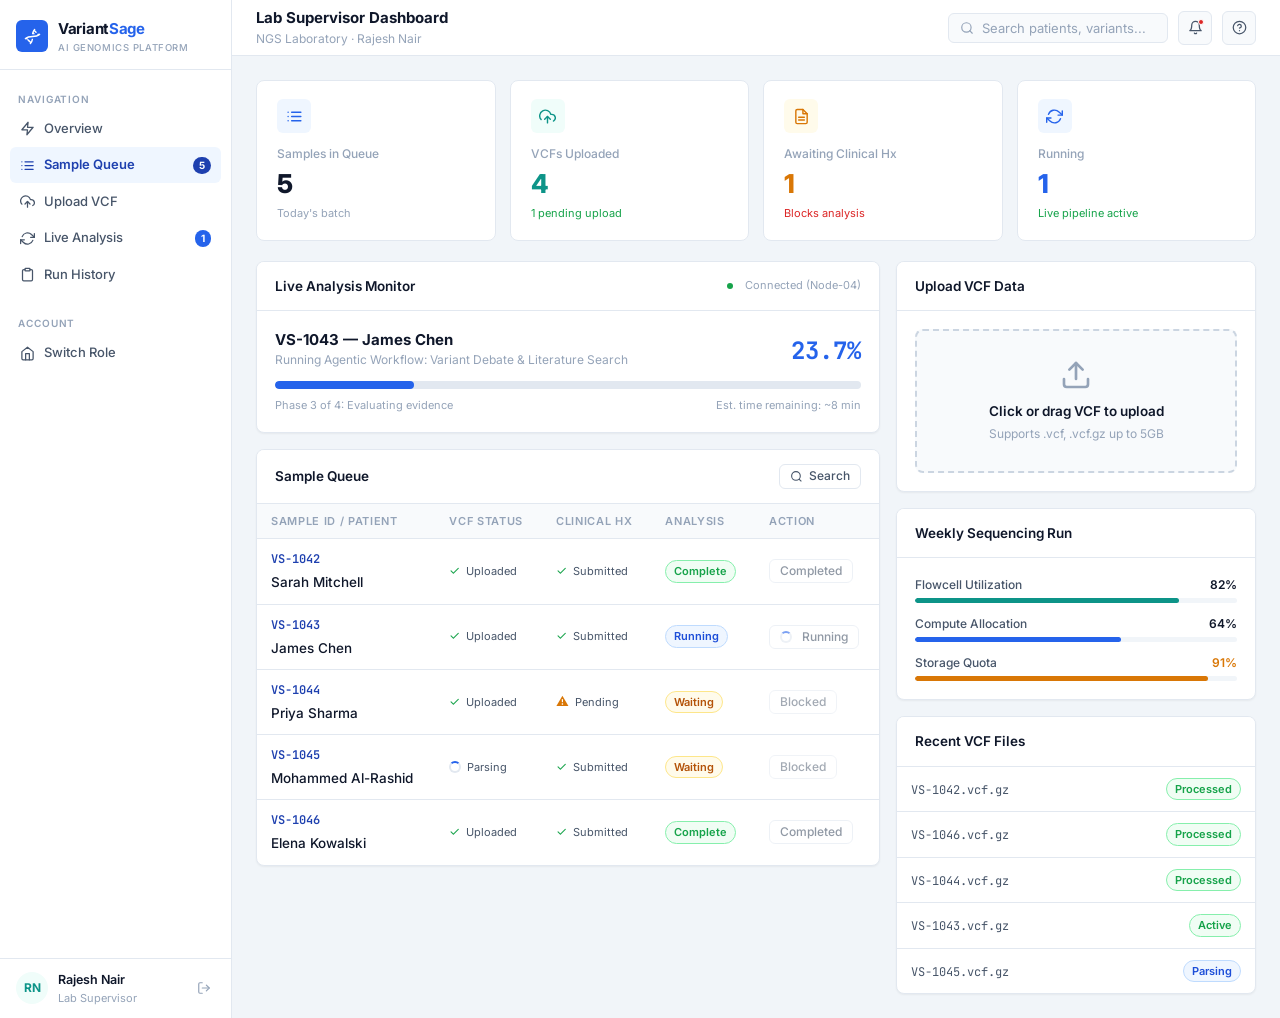
<file: frontend/lab.html>
<!DOCTYPE html>
<html lang="en">
<head>
  <meta charset="UTF-8" />
  <meta name="viewport" content="width=device-width, initial-scale=1.0" />
  <title>VariantSage &mdash; Lab Supervisor Dashboard</title>
  <link rel="stylesheet" href="css/styles.css" />
</head>
<body>
<div class="app-shell">
  <aside class="sidebar" id="sidebar"></aside>
  <div class="main-content">
    <header class="topbar" id="topbar"></header>
    <div class="page-body">

      <!-- Stats Row -->
      <div class="stats-row">
        <div class="stat-card">
          <div class="stat-icon-wrap" style="background:#eff6ff;"><svg xmlns="http://www.w3.org/2000/svg" viewBox="0 0 24 24" fill="none" stroke="#2563eb" stroke-width="2" stroke-linecap="round" stroke-linejoin="round" width="17" height="17"><line x1="8" y1="6" x2="21" y2="6"/><line x1="8" y1="12" x2="21" y2="12"/><line x1="8" y1="18" x2="21" y2="18"/><line x1="3" y1="6" x2="3.01" y2="6"/><line x1="3" y1="12" x2="3.01" y2="12"/><line x1="3" y1="18" x2="3.01" y2="18"/></svg></div>
          <div class="stat-label">Samples in Queue</div>
          <div class="stat-value">5</div>
          <div class="stat-delta delta-neutral">Today's batch</div>
        </div>
        <div class="stat-card">
          <div class="stat-icon-wrap" style="background:#f0fdfa;"><svg xmlns="http://www.w3.org/2000/svg" viewBox="0 0 24 24" fill="none" stroke="#0d9488" stroke-width="2" stroke-linecap="round" stroke-linejoin="round" width="17" height="17"><polyline points="16 16 12 12 8 16"/><line x1="12" y1="12" x2="12" y2="21"/><path d="M20.39 18.39A5 5 0 0 0 18 9h-1.26A8 8 0 1 0 3 16.3"/></svg></div>
          <div class="stat-label">VCFs Uploaded</div>
          <div class="stat-value" style="color:#0d9488;">4</div>
          <div class="stat-delta delta-up">1 pending upload</div>
        </div>
        <div class="stat-card">
          <div class="stat-icon-wrap" style="background:#fffbeb;"><svg xmlns="http://www.w3.org/2000/svg" viewBox="0 0 24 24" fill="none" stroke="#d97706" stroke-width="2" stroke-linecap="round" stroke-linejoin="round" width="17" height="17"><path d="M14 2H6a2 2 0 0 0-2 2v16a2 2 0 0 0 2 2h12a2 2 0 0 0 2-2V8z"/><polyline points="14 2 14 8 20 8"/><line x1="16" y1="13" x2="8" y2="13"/><line x1="16" y1="17" x2="8" y2="17"/></svg></div>
          <div class="stat-label">Awaiting Clinical Hx</div>
          <div class="stat-value" style="color:#d97706;">1</div>
          <div class="stat-delta delta-down">Blocks analysis</div>
        </div>
        <div class="stat-card">
          <div class="stat-icon-wrap" style="background:#eff6ff;"><svg xmlns="http://www.w3.org/2000/svg" viewBox="0 0 24 24" fill="none" stroke="#2563eb" stroke-width="2" stroke-linecap="round" stroke-linejoin="round" width="17" height="17"><polyline points="23 4 23 10 17 10"/><polyline points="1 20 1 14 7 14"/><path d="M3.51 9a9 9 0 0 1 14.85-3.36L23 10M1 14l4.64 4.36A9 9 0 0 0 20.49 15"/></svg></div>
          <div class="stat-label">Running</div>
          <div class="stat-value" style="color:#2563eb;">1</div>
          <div class="stat-delta delta-up">Live pipeline active</div>
        </div>
      </div>

      <div class="content-split">
        <!-- Left Column -->
        <div style="display:flex;flex-direction:column;gap:16px;">
          <!-- Live Monitor -->
          <div class="card">
            <div class="card-header">
              <div class="card-title">Live Analysis Monitor</div>
              <div class="card-actions">
                <span class="live-dot"></span><span class="text-xs text-muted" style="margin-left:4px;">Connected (Node-04)</span>
              </div>
            </div>
            <div class="card-body">
              <div style="display:flex;justify-content:space-between;align-items:flex-end;margin-bottom:12px;">
                <div>
                  <div style="font-size:15px;font-weight:700;color:#0f172a;">VS-1043 &mdash; James Chen</div>
                  <div class="text-sm text-muted">Running Agentic Workflow: Variant Debate &amp; Literature Search</div>
                </div>
                <div class="font-mono" style="font-size:24px;font-weight:700;color:#2563eb;" id="progressPct">23%</div>
              </div>
              <div class="progress-bar-wrap mb-8" style="height:8px;background:#e2e8f0;">
                <div class="progress-bar-fill" id="progressBar" style="width:23%;background:#2563eb;"></div>
              </div>
              <div class="flex-between text-xs text-muted">
                <span>Phase 3 of 4: Evaluating evidence</span>
                <span>Est. time remaining: ~8 min</span>
              </div>
            </div>
          </div>

          <!-- Sample Queue Table -->
          <div class="card">
            <div class="card-header">
              <div class="card-title">Sample Queue</div>
              <div class="card-actions">
                <button class="btn btn-ghost btn-sm"><svg xmlns="http://www.w3.org/2000/svg" viewBox="0 0 24 24" fill="none" stroke="currentColor" stroke-width="2" width="13" height="13"><line x1="21" y1="21" x2="16.65" y2="16.65"/><circle cx="11" cy="11" r="8"/></svg> Search</button>
              </div>
            </div>
            <table class="data-table">
              <thead>
                <tr><th>Sample ID / Patient</th><th>VCF Status</th><th>Clinical Hx</th><th>Analysis</th><th>Action</th></tr>
              </thead>
              <tbody id="queueTableBody"></tbody>
            </table>
          </div>
        </div>

        <!-- Right Column -->
        <div style="display:flex;flex-direction:column;gap:16px;">
          <!-- Upload Zone -->
          <div class="card">
            <div class="card-header"><div class="card-title">Upload VCF Data</div></div>
            <div class="card-body">
              <div class="upload-zone" id="uploadZone" onclick="simulateUpload()">
                <svg xmlns="http://www.w3.org/2000/svg" viewBox="0 0 24 24" fill="none" stroke="currentColor" stroke-width="2" stroke-linecap="round" stroke-linejoin="round" width="32" height="32"><path d="M21 15v4a2 2 0 0 1-2 2H5a2 2 0 0 1-2-2v-4"/><polyline points="17 8 12 3 7 8"/><line x1="12" y1="3" x2="12" y2="15"/></svg>
                <div class="upload-title">Click or drag VCF to upload</div>
                <div class="upload-sub">Supports .vcf, .vcf.gz up to 5GB</div>
              </div>
              
              <div id="uploadProgress" style="display:none;margin-top:16px;padding:14px;border:1px solid #e2e8f0;border-radius:6px;background:#f8fafc;">
                <div class="flex-between mb-8">
                  <div class="text-sm fw-600">Uploading <span class="font-mono text-muted" style="font-weight:400;font-size:12px;">new_sample.vcf.gz</span></div>
                  <div class="text-sm fw-600" id="upPct" style="color:#2563eb;">0%</div>
                </div>
                <div class="progress-bar-wrap mb-4" style="height:6px;background:#cbd5e1;">
                  <div class="progress-bar-fill" id="upBar" style="width:0%;background:#2563eb;transition:width 0.1s linear;"></div>
                </div>
                <div class="text-xs text-muted">Scanning for formatting errors...</div>
              </div>
            </div>
          </div>

          <!-- Weekly Progress -->
          <div class="card">
            <div class="card-header"><div class="card-title">Weekly Sequencing Run</div></div>
            <div class="card-body" style="display:flex;flex-direction:column;gap:12px;">
              <div>
                <div class="flex-between mb-4"><span class="text-sm fw-500 text-secondary">Flowcell Utilization</span><span class="text-sm fw-600">82%</span></div>
                <div class="progress-bar-wrap"><div class="progress-bar-fill" style="width:82%;background:#0d9488;"></div></div>
              </div>
              <div>
                <div class="flex-between mb-4"><span class="text-sm fw-500 text-secondary">Compute Allocation</span><span class="text-sm fw-600">64%</span></div>
                <div class="progress-bar-wrap"><div class="progress-bar-fill" style="width:64%;background:#2563eb;"></div></div>
              </div>
              <div>
                <div class="flex-between mb-4"><span class="text-sm fw-500 text-secondary">Storage Quota</span><span class="text-sm fw-600" style="color:#d97706;">91%</span></div>
                <div class="progress-bar-wrap"><div class="progress-bar-fill" style="width:91%;background:#d97706;"></div></div>
              </div>
            </div>
          </div>
          
          <!-- Recent Uploads -->
          <div class="card">
            <div class="card-header"><div class="card-title">Recent VCF Files</div></div>
            <table class="data-table">
              <tbody>
                <tr><td><span class="font-mono text-sm">VS-1042.vcf.gz</span></td><td style="text-align:right;"><span class="badge badge-complete">Processed</span></td></tr>
                <tr><td><span class="font-mono text-sm">VS-1046.vcf.gz</span></td><td style="text-align:right;"><span class="badge badge-complete">Processed</span></td></tr>
                <tr><td><span class="font-mono text-sm">VS-1044.vcf.gz</span></td><td style="text-align:right;"><span class="badge badge-complete">Processed</span></td></tr>
                <tr><td><span class="font-mono text-sm">VS-1043.vcf.gz</span></td><td style="text-align:right;"><span class="badge badge-active">Active</span></td></tr>
                <tr><td><span class="font-mono text-sm">VS-1045.vcf.gz</span></td><td style="text-align:right;"><span class="badge badge-running">Parsing</span></td></tr>
              </tbody>
            </table>
          </div>
        </div>
      </div>
      
    </div>
  </div>
</div>

<!-- Upload Success Modal -->
<div class="modal-overlay" id="uploadModal">
  <div class="modal" style="width:400px;text-align:center;">
    <div class="modal-body" style="padding:32px 24px;">
      <div style="width:54px;height:54px;background:#f0fdf4;color:#16a34a;border-radius:50%;display:flex;align-items:center;justify-content:center;margin:0 auto 16px;">
        <svg xmlns="http://www.w3.org/2000/svg" viewBox="0 0 24 24" fill="none" stroke="currentColor" stroke-width="3" stroke-linecap="round" stroke-linejoin="round" width="24" height="24"><polyline points="20 6 9 17 4 12"/></svg>
      </div>
      <h3 style="font-size:18px;font-weight:700;color:#0f172a;margin-bottom:8px;">Upload Successful</h3>
      <p class="text-sm text-secondary mb-16">The VCF file has been parsed and added to the queue.</p>
      <div style="background:#f1f5f9;border:1px dashed #cbd5e1;border-radius:6px;padding:12px;margin-bottom:20px;">
        <div class="text-xs text-muted mb-4">Assigned Sample ID</div>
        <div class="font-mono fw-700" style="font-size:18px;color:#2563eb;">VS-1047</div>
      </div>
      <button class="btn btn-primary w-full" style="justify-content:center;" onclick="document.getElementById('uploadModal').classList.remove('open')">Return to Dashboard</button>
    </div>
  </div>
</div>

<script src="js/app.js"></script>
<script>
  renderSidebar(document.getElementById('sidebar'), 'lab', 'queue');
  renderTopbar(document.getElementById('topbar'), 'Lab Supervisor Dashboard', 'NGS Laboratory &middot; Rajesh Nair');

  const tbody = document.getElementById('queueTableBody');
  VS.patients.forEach(p => {
    const tr = document.createElement('tr');
    let actionBtn = '';
    
    // Check completeness
    let vcfOk = p.vcfStatus === 'uploaded';
    let clinOk = p.clinicalStatus === 'submitted';
    let canRun = vcfOk && clinOk && p.analysisStatus === 'waiting';
    
    if (canRun) {
      actionBtn = `<button class="btn btn-primary btn-sm" onclick="startAnalysis(event, '${p.id}')"><svg xmlns="http://www.w3.org/2000/svg" viewBox="0 0 24 24" fill="none" stroke="currentColor" stroke-width="2" width="13" height="13"><polygon points="5 3 19 12 5 21 5 3"/></svg> Run</button>`;
    } else if (p.analysisStatus === 'running') {
      actionBtn = `<button class="btn btn-ghost btn-sm" disabled style="opacity:0.6;cursor:not-allowed;"><span class="spinner" style="width:12px;height:12px;margin-right:4px;"></span> Running</button>`;
    } else if (p.analysisStatus === 'complete') {
      actionBtn = `<button class="btn btn-ghost btn-sm" disabled style="opacity:0.6;cursor:not-allowed;">Completed</button>`;
    } else {
      actionBtn = `<button class="btn btn-ghost btn-sm" disabled title="Waiting on clinical history or VCF" style="opacity:0.5;cursor:not-allowed;">Blocked</button>`;
    }

    tr.innerHTML = `
      <td><div class="font-mono text-sm fw-600 text-accent mb-4">${p.id}</div><div class="fw-500" style="color:#0f172a;">${p.name}</div></td>
      <td>
        <div class="completeness-row">
          ${vcfOk ? '<span class="check-yes">&#10003;</span>' : (p.vcfStatus==='processing' ? '<span class="spinner" style="width:12px;height:12px;"></span>' : '<span class="check-no">&#10007;</span>')}
          <span class="text-xs">${vcfOk ? 'Uploaded' : (p.vcfStatus==='processing' ? 'Parsing' : 'Missing')}</span>
        </div>
      </td>
      <td>
        <div class="completeness-row">
          ${clinOk ? '<span class="check-yes">&#10003;</span>' : '<span class="check-no" style="color:#d97706;">&#9888;</span>'}
          <span class="text-xs">${clinOk ? 'Submitted' : 'Pending'}</span>
        </div>
      </td>
      <td>${getStatusBadge(p.analysisStatus)}</td>
      <td>${actionBtn}</td>
    `;
    tbody.appendChild(tr);
  });

  function startAnalysis(e, id) {
    const btn = e.currentTarget;
    btn.innerHTML = '<span class="spinner" style="width:12px;height:12px;margin-right:4px;"></span> Starting';
    btn.classList.replace('btn-primary', 'btn-ghost');
    btn.style.opacity = '0.6';
    btn.style.cursor = 'not-allowed';
  }

  // Live progress simulation
  let pct = 23;
  setInterval(() => {
    pct += Math.random() * 1.5;
    if (pct > 99) pct = 99;
    document.getElementById('progressPct').textContent = pct.toFixed(1) + '%';
    document.getElementById('progressBar').style.width = pct + '%';
  }, 1000);

  // Upload simulation
  function simulateUpload() {
    const uZone = document.getElementById('uploadZone');
    const progBox = document.getElementById('uploadProgress');
    const uBar = document.getElementById('upBar');
    const uPct = document.getElementById('upPct');
    
    uZone.style.display = 'none';
    progBox.style.display = 'block';
    
    let u = 0;
    const interval = setInterval(() => {
      u += Math.random() * 8;
      if (u >= 100) {
        u = 100;
        clearInterval(interval);
        setTimeout(() => {
          document.getElementById('uploadModal').classList.add('open');
          setTimeout(() => {
            uZone.style.display = 'block';
            progBox.style.display = 'none';
            uBar.style.width = '0%';
            uPct.textContent = '0%';
          }, 500);
        }, 300);
      }
      uBar.style.width = u + '%';
      uPct.textContent = Math.floor(u) + '%';
    }, 100);
  }
</script>
</body>
</html>
</file>
<file: frontend/css/styles.css>
/* ============================================================
   VARIANT SAGE — Professional Light Theme Design System
   ============================================================ */

@import url('https://fonts.googleapis.com/css2?family=Inter:wght@300;400;500;600;700;800&family=JetBrains+Mono:wght@400;500&display=swap');

/* ── CSS Variables ────────────────────────────────────────── */
:root {
  --bg-page:      #f1f5f9;
  --bg-white:     #ffffff;
  --bg-subtle:    #f8fafc;
  --bg-muted:     #f1f5f9;
  --bg-hover:     #f8fafc;

  --border:       #e2e8f0;
  --border-dark:  #cbd5e1;

  --accent:       #2563eb;
  --accent-hover: #1d4ed8;
  --accent-light: #eff6ff;
  --accent-text:  #1e40af;

  --teal:         #0d9488;
  --teal-light:   #f0fdfa;
  --purple:       #7c3aed;
  --purple-light: #f5f3ff;
  --rose:         #dc2626;
  --rose-light:   #fef2f2;
  --amber:        #d97706;
  --amber-light:  #fffbeb;
  --emerald:      #16a34a;
  --emerald-light:#f0fdf4;
  --slate:        #64748b;

  --text-primary:   #0f172a;
  --text-secondary: #475569;
  --text-muted:     #94a3b8;
  --text-placeholder: #cbd5e1;

  --sidebar-w: 232px;
  --radius-sm: 6px;
  --radius-md: 8px;
  --radius-lg: 12px;
  --radius-xl: 16px;

  --shadow-xs:   0 1px 2px 0 rgb(0 0 0 / 0.05);
  --shadow-sm:   0 1px 3px 0 rgb(0 0 0 / 0.08), 0 1px 2px -1px rgb(0 0 0 / 0.06);
  --shadow-md:   0 4px 6px -1px rgb(0 0 0 / 0.07), 0 2px 4px -2px rgb(0 0 0 / 0.05);
  --shadow-lg:   0 10px 15px -3px rgb(0 0 0 / 0.07), 0 4px 6px -4px rgb(0 0 0 / 0.05);

  --transition: 0.15s ease;
}

/* ── Reset & Base ─────────────────────────────────────────── */
*, *::before, *::after { box-sizing: border-box; margin: 0; padding: 0; }
html { scroll-behavior: smooth; }

body {
  font-family: 'Inter', -apple-system, BlinkMacSystemFont, sans-serif;
  background: var(--bg-page);
  color: var(--text-primary);
  min-height: 100vh;
  font-size: 13.5px;
  line-height: 1.5;
  -webkit-font-smoothing: antialiased;
}

@keyframes pageIn { from { opacity:0; transform:translateY(8px); } to { opacity:1; transform:none; } }
body { animation: pageIn 0.25s ease forwards; }

/* ── Scrollbar ────────────────────────────────────────────── */
::-webkit-scrollbar { width: 5px; height: 5px; }
::-webkit-scrollbar-track { background: transparent; }
::-webkit-scrollbar-thumb { background: var(--border-dark); border-radius: 99px; }
::-webkit-scrollbar-thumb:hover { background: var(--slate); }

/* ── Layout Shell ─────────────────────────────────────────── */
.app-shell { display: flex; min-height: 100vh; }

/* ── Sidebar ──────────────────────────────────────────────── */
.sidebar {
  width: var(--sidebar-w);
  min-height: 100vh;
  background: var(--bg-white);
  border-right: 1px solid var(--border);
  display: flex;
  flex-direction: column;
  position: fixed;
  left: 0; top: 0; bottom: 0;
  z-index: 100;
}

.sidebar-logo {
  padding: 18px 16px 14px;
  border-bottom: 1px solid var(--border);
  display: flex;
  align-items: center;
  gap: 10px;
}

.sidebar-logo .logo-icon {
  width: 32px; height: 32px;
  background: var(--accent);
  border-radius: var(--radius-sm);
  display: flex; align-items: center; justify-content: center;
  flex-shrink: 0;
  color: white;
}
.sidebar-logo .logo-icon svg { width: 17px; height: 17px; }

.sidebar-logo .logo-text {
  font-size: 15px;
  font-weight: 700;
  color: var(--text-primary);
  letter-spacing: -0.02em;
}
.sidebar-logo .logo-text span { color: var(--accent); }
.sidebar-logo .logo-sub {
  font-size: 9.5px;
  color: var(--text-muted);
  font-weight: 500;
  letter-spacing: 0.06em;
  text-transform: uppercase;
}

.sidebar-nav { flex: 1; padding: 12px 10px; overflow-y: auto; }

.nav-section-label {
  font-size: 10px;
  font-weight: 600;
  letter-spacing: 0.09em;
  color: var(--text-muted);
  padding: 10px 8px 4px;
  text-transform: uppercase;
}

.nav-item {
  display: flex;
  align-items: center;
  gap: 9px;
  padding: 8px 10px;
  border-radius: var(--radius-sm);
  color: var(--text-secondary);
  text-decoration: none;
  cursor: pointer;
  font-size: 13px;
  font-weight: 500;
  transition: all var(--transition);
  margin-bottom: 1px;
}
.nav-item:hover { background: var(--bg-muted); color: var(--text-primary); }
.nav-item.active {
  background: var(--accent-light);
  color: var(--accent-text);
  font-weight: 600;
}
.nav-item svg { width: 15px; height: 15px; flex-shrink: 0; }
.nav-item .nav-badge {
  margin-left: auto;
  background: var(--accent);
  color: white;
  font-size: 10px;
  font-weight: 700;
  padding: 1px 6px;
  border-radius: 99px;
}
.nav-item.active .nav-badge { background: var(--accent-text); }

.sidebar-user {
  padding: 12px 16px;
  border-top: 1px solid var(--border);
  display: flex;
  align-items: center;
  gap: 10px;
}
.user-avatar {
  width: 32px; height: 32px;
  border-radius: 50%;
  display: flex; align-items: center; justify-content: center;
  font-size: 12px; font-weight: 700;
  flex-shrink: 0;
}
.user-info { flex: 1; min-width: 0; }
.user-name { font-size: 12.5px; font-weight: 600; color: var(--text-primary); white-space: nowrap; overflow: hidden; text-overflow: ellipsis; }
.user-role { font-size: 11px; color: var(--text-muted); }
.logout-btn {
  background: none; border: none; cursor: pointer;
  color: var(--text-muted); padding: 4px; border-radius: 4px;
  transition: color var(--transition); display: flex; align-items: center;
}
.logout-btn:hover { color: var(--rose); }
.logout-btn svg { width: 14px; height: 14px; }

/* ── Main Content ─────────────────────────────────────────── */
.main-content { margin-left: var(--sidebar-w); flex: 1; display: flex; flex-direction: column; min-height: 100vh; }

/* ── Top Bar ──────────────────────────────────────────────── */
.topbar {
  height: 56px;
  background: var(--bg-white);
  border-bottom: 1px solid var(--border);
  display: flex;
  align-items: center;
  padding: 0 24px;
  gap: 16px;
  position: sticky;
  top: 0; z-index: 50;
}
.topbar-title { font-size: 15px; font-weight: 700; color: var(--text-primary); }
.topbar-sub   { font-size: 12px; color: var(--text-muted); }
.topbar-right { margin-left: auto; display: flex; align-items: center; gap: 10px; }

.topbar-search {
  display: flex; align-items: center; gap: 8px;
  background: var(--bg-subtle);
  border: 1px solid var(--border);
  border-radius: var(--radius-sm);
  padding: 6px 11px;
  width: 220px;
  transition: border-color var(--transition);
}
.topbar-search:focus-within { border-color: var(--accent); }
.topbar-search input { background: none; border: none; outline: none; color: var(--text-primary); font-size: 13px; width: 100%; font-family: 'Inter', sans-serif; }
.topbar-search input::placeholder { color: var(--text-muted); }
.topbar-search svg { width: 14px; height: 14px; color: var(--text-muted); flex-shrink: 0; }

.icon-btn {
  width: 34px; height: 34px;
  background: var(--bg-subtle);
  border: 1px solid var(--border);
  border-radius: var(--radius-sm);
  display: flex; align-items: center; justify-content: center;
  cursor: pointer; transition: all var(--transition);
  color: var(--text-secondary);
  position: relative;
}
.icon-btn:hover { background: var(--bg-muted); color: var(--text-primary); border-color: var(--border-dark); }
.icon-btn svg { width: 15px; height: 15px; }
.notif-dot {
  position: absolute; top: 7px; right: 7px;
  width: 6px; height: 6px;
  background: var(--rose);
  border-radius: 50%;
  border: 1.5px solid var(--bg-white);
}

/* ── Page Body ────────────────────────────────────────────── */
.page-body { padding: 24px; flex: 1; }

/* ── Stat Cards ───────────────────────────────────────────── */
.stats-row { display: grid; grid-template-columns: repeat(auto-fit, minmax(180px, 1fr)); gap: 14px; margin-bottom: 20px; }

.stat-card {
  background: var(--bg-white);
  border: 1px solid var(--border);
  border-radius: var(--radius-md);
  padding: 18px 20px;
  display: flex; flex-direction: column; gap: 2px;
  transition: box-shadow var(--transition);
}
.stat-card:hover { box-shadow: var(--shadow-md); }
.stat-card .stat-label { font-size: 12px; color: var(--text-muted); font-weight: 500; margin-bottom: 6px; }
.stat-card .stat-value { font-size: 26px; font-weight: 800; line-height: 1; color: var(--text-primary); }
.stat-card .stat-delta { font-size: 11px; margin-top: 6px; display: flex; align-items: center; gap: 4px; }
.stat-card .stat-icon-wrap {
  width: 34px; height: 34px; border-radius: var(--radius-sm);
  display: flex; align-items: center; justify-content: center;
  margin-bottom: 10px;
}
.stat-card .stat-icon-wrap svg { width: 17px; height: 17px; }
.delta-up      { color: var(--emerald); }
.delta-down    { color: var(--rose); }
.delta-neutral { color: var(--text-muted); }

/* ── Cards ────────────────────────────────────────────────── */
.card {
  background: var(--bg-white);
  border: 1px solid var(--border);
  border-radius: var(--radius-md);
  overflow: hidden;
  box-shadow: var(--shadow-xs);
}
.card-header {
  padding: 14px 18px;
  border-bottom: 1px solid var(--border);
  display: flex; align-items: center; gap: 10px;
  background: var(--bg-white);
}
.card-title { font-size: 13.5px; font-weight: 600; color: var(--text-primary); }
.card-sub   { font-size: 12px; color: var(--text-muted); margin-top: 1px; }
.card-actions { margin-left: auto; display: flex; gap: 8px; align-items: center; }
.card-body { padding: 18px; }

/* ── Grid Layouts ─────────────────────────────────────────── */
.two-col      { display: grid; grid-template-columns: 1fr 1fr; gap: 16px; }
.three-col    { display: grid; grid-template-columns: 1fr 1fr 1fr; gap: 16px; }
.content-split{ display: grid; grid-template-columns: 1fr 360px; gap: 16px; }
.left-heavy   { display: grid; grid-template-columns: 1.5fr 1fr; gap: 16px; }

/* ── Tables ───────────────────────────────────────────────── */
.data-table { width: 100%; border-collapse: collapse; }
.data-table th {
  font-size: 11px; font-weight: 600; color: var(--text-muted);
  text-transform: uppercase; letter-spacing: 0.06em;
  padding: 9px 14px; text-align: left;
  border-bottom: 1px solid var(--border);
  background: var(--bg-subtle);
}
.data-table td {
  padding: 11px 14px;
  border-bottom: 1px solid var(--border);
  vertical-align: middle; color: var(--text-secondary);
}
.data-table tr:last-child td { border-bottom: none; }
.data-table tbody tr { transition: background var(--transition); cursor: pointer; }
.data-table tbody tr:hover { background: var(--bg-subtle); }
.data-table tbody tr.selected { background: var(--accent-light); }

/* ── Badges ───────────────────────────────────────────────── */
.badge {
  display: inline-flex; align-items: center; gap: 4px;
  padding: 2px 8px;
  border-radius: 99px;
  font-size: 11px; font-weight: 600; white-space: nowrap;
}
.badge-pathogenic { background: #fef2f2; color: #b91c1c; border: 1px solid #fecaca; }
.badge-likely-p   { background: #fff7ed; color: #c2410c; border: 1px solid #fed7aa; }
.badge-vus        { background: #fffbeb; color: #b45309; border: 1px solid #fde68a; }
.badge-likely-b   { background: #f0fdf4; color: #15803d; border: 1px solid #bbf7d0; }
.badge-benign     { background: #f0fdf4; color: #16a34a; border: 1px solid #86efac; }

.badge-pending    { background: #fffbeb; color: #b45309; border: 1px solid #fde68a; }
.badge-running    { background: #eff6ff; color: #1d4ed8; border: 1px solid #bfdbfe; }
.badge-complete   { background: #f0fdf4; color: #16a34a; border: 1px solid #86efac; }
.badge-review     { background: #f5f3ff; color: #6d28d9; border: 1px solid #ddd6fe; }
.badge-approved   { background: #f0fdf4; color: #16a34a; border: 1px solid #86efac; }
.badge-rejected   { background: #fef2f2; color: #b91c1c; border: 1px solid #fecaca; }

.badge-doctor    { background: #eff6ff; color: #1d4ed8; border: 1px solid #bfdbfe; }
.badge-lab       { background: #f0fdfa; color: #0f766e; border: 1px solid #99f6e4; }
.badge-counselor { background: #f5f3ff; color: #6d28d9; border: 1px solid #ddd6fe; }
.badge-admin     { background: #fffbeb; color: #b45309; border: 1px solid #fde68a; }

.badge-active   { background: #f0fdf4; color: #16a34a; border: 1px solid #86efac; }
.badge-inactive { background: #f8fafc; color: #94a3b8; border: 1px solid #e2e8f0; }

/* ── ACMG Criteria Pills ──────────────────────────────────── */
.acmg-pills { display: flex; flex-wrap: wrap; gap: 3px; }
.acmg-pill {
  font-size: 10px; font-weight: 700;
  padding: 2px 6px; border-radius: 4px;
  font-family: 'JetBrains Mono', monospace;
}
.acmg-strong-p   { background: #fee2e2; color: #991b1b; }
.acmg-moderate-p { background: #ffedd5; color: #9a3412; }
.acmg-support-p  { background: #fef9c3; color: #854d0e; }
.acmg-strong-b   { background: #dcfce7; color: #166534; }
.acmg-support-b  { background: #d1fae5; color: #065f46; }

/* ── Buttons ──────────────────────────────────────────────── */
.btn {
  display: inline-flex; align-items: center; gap: 6px;
  padding: 7px 14px;
  border-radius: var(--radius-sm);
  font-size: 13px; font-weight: 500;
  cursor: pointer; border: 1px solid transparent;
  transition: all var(--transition);
  text-decoration: none; font-family: 'Inter', sans-serif;
  line-height: 1;
}
.btn svg { width: 13px; height: 13px; }
.btn-primary { background: var(--accent); color: white; border-color: var(--accent); }
.btn-primary:hover { background: var(--accent-hover); border-color: var(--accent-hover); }
.btn-success { background: var(--emerald); color: white; border-color: var(--emerald); }
.btn-success:hover { background: #15803d; }
.btn-danger  { background: var(--rose); color: white; border-color: var(--rose); }
.btn-danger:hover { background: #b91c1c; }
.btn-ghost {
  background: var(--bg-white); color: var(--text-secondary);
  border-color: var(--border);
}
.btn-ghost:hover { background: var(--bg-subtle); color: var(--text-primary); border-color: var(--border-dark); }
.btn-sm { padding: 5px 10px; font-size: 12px; }
.btn-lg { padding: 9px 18px; font-size: 14px; }

/* ── Forms ────────────────────────────────────────────────── */
.form-group { margin-bottom: 14px; }
.form-label { display: block; font-size: 12px; font-weight: 600; color: var(--text-secondary); margin-bottom: 5px; }
.form-control {
  width: 100%; background: var(--bg-white);
  border: 1px solid var(--border); border-radius: var(--radius-sm);
  color: var(--text-primary); font-size: 13px; padding: 8px 11px;
  outline: none; transition: border-color var(--transition), box-shadow var(--transition);
  font-family: 'Inter', sans-serif;
}
.form-control:focus { border-color: var(--accent); box-shadow: 0 0 0 3px rgba(37,99,235,0.12); }
.form-control::placeholder { color: var(--text-placeholder); }
textarea.form-control { resize: vertical; min-height: 90px; }
.form-select {
  width: 100%; background: var(--bg-white); border: 1px solid var(--border);
  border-radius: var(--radius-sm); color: var(--text-primary); font-size: 13px;
  padding: 8px 11px; outline: none; cursor: pointer;
  appearance: none; font-family: 'Inter', sans-serif;
}
.form-select:focus { border-color: var(--accent); }
.select-wrapper { position: relative; }
.select-wrapper::after { content: ''; position: absolute; right: 11px; top: 50%; transform: translateY(-50%) rotate(45deg); width: 5px; height: 5px; border-right: 1.5px solid var(--text-muted); border-bottom: 1.5px solid var(--text-muted); pointer-events: none; }

/* ── Progress ─────────────────────────────────────────────── */
.progress-bar-wrap { height: 5px; background: var(--bg-muted); border-radius: 99px; overflow: hidden; }
.progress-bar-fill { height: 100%; border-radius: 99px; transition: width 1s ease; }

/* ── Completeness Row ─────────────────────────────────────── */
.completeness-row { display: flex; align-items: center; gap: 6px; font-size: 12.5px; }
.check-yes  { color: var(--emerald); }
.check-no   { color: var(--rose); }
.check-wait { color: var(--amber); }

/* ── Upload Zone ──────────────────────────────────────────── */
.upload-zone {
  border: 2px dashed var(--border-dark); border-radius: var(--radius-md);
  padding: 28px 20px; text-align: center; cursor: pointer;
  transition: all var(--transition); background: var(--bg-subtle);
}
.upload-zone:hover, .upload-zone.drag-over { border-color: var(--accent); background: var(--accent-light); }
.upload-zone svg { width: 32px; height: 32px; color: var(--text-muted); display: block; margin: 0 auto 10px; }
.upload-title { font-size: 13.5px; font-weight: 600; color: var(--text-primary); margin-bottom: 4px; }
.upload-sub   { font-size: 12px; color: var(--text-muted); }

/* ── HPO Tags ─────────────────────────────────────────────── */
.hpo-tag-list { display: flex; flex-wrap: wrap; gap: 5px; }
.hpo-tag {
  display: inline-flex; align-items: center; gap: 4px;
  background: var(--accent-light); border: 1px solid #bfdbfe;
  border-radius: 5px; padding: 3px 8px; font-size: 11.5px;
  font-family: 'JetBrains Mono', monospace; color: var(--accent-text);
}
.hpo-tag .hpo-label { font-family: 'Inter', sans-serif; color: var(--text-secondary); font-size: 11.5px; }

/* ── Activity Feed ────────────────────────────────────────── */
.activity-feed { display: flex; flex-direction: column; }
.activity-item { display: flex; align-items: flex-start; gap: 10px; padding: 10px 0; border-bottom: 1px solid var(--border); }
.activity-item:last-child { border-bottom: none; }
.activity-dot { width: 7px; height: 7px; border-radius: 50%; margin-top: 5px; flex-shrink: 0; }
.activity-text { font-size: 12.5px; color: var(--text-secondary); line-height: 1.45; }
.activity-text strong { color: var(--text-primary); }
.activity-time { font-size: 11px; color: var(--text-muted); margin-top: 2px; }

/* ── Pipeline Steps ───────────────────────────────────────── */
.pipeline-step { display: flex; align-items: center; gap: 10px; padding: 9px 0; border-bottom: 1px solid var(--border); }
.pipeline-step:last-child { border-bottom: none; }
.step-num { width: 24px; height: 24px; border-radius: 50%; display: flex; align-items: center; justify-content: center; font-size: 10px; font-weight: 700; flex-shrink: 0; }
.step-done    { background: var(--emerald-light); color: var(--emerald); border: 1.5px solid #86efac; }
.step-running { background: var(--accent-light); color: var(--accent); border: 1.5px solid #bfdbfe; }
.step-pending { background: var(--bg-subtle); color: var(--text-muted); border: 1.5px solid var(--border); }
.step-label   { font-size: 12.5px; color: var(--text-secondary); flex: 1; }
.step-time    { font-size: 11px; color: var(--text-muted); }

/* ── Notifications ────────────────────────────────────────── */
.notif-list { display: flex; flex-direction: column; }
.notif-item { display: flex; align-items: flex-start; gap: 10px; padding: 11px 16px; border-bottom: 1px solid var(--border); cursor: pointer; transition: background var(--transition); }
.notif-item:hover { background: var(--bg-subtle); }
.notif-item.unread { background: var(--accent-light); }
.notif-item.unread:hover { background: #dbeafe; }
.notif-icon-wrap { width: 32px; height: 32px; border-radius: var(--radius-sm); display: flex; align-items: center; justify-content: center; flex-shrink: 0; }
.notif-icon-wrap svg { width: 15px; height: 15px; }
.notif-title { font-size: 12.5px; font-weight: 600; color: var(--text-primary); }
.notif-desc  { font-size: 12px; color: var(--text-secondary); margin-top: 1px; }
.notif-time  { font-size: 11px; color: var(--text-muted); margin-top: 2px; }

/* ── Modal ────────────────────────────────────────────────── */
.modal-overlay {
  position: fixed; inset: 0;
  background: rgba(15,23,42,0.4);
  backdrop-filter: blur(2px);
  z-index: 1000;
  display: flex; align-items: center; justify-content: center;
  opacity: 0; pointer-events: none; transition: opacity 0.2s;
}
.modal-overlay.open { opacity: 1; pointer-events: all; }
.modal {
  background: var(--bg-white); border: 1px solid var(--border);
  border-radius: var(--radius-lg); width: 480px; max-width: 95vw;
  box-shadow: var(--shadow-lg);
  transform: translateY(12px); transition: transform 0.2s;
}
.modal-overlay.open .modal { transform: translateY(0); }
.modal-header { padding: 18px 20px 14px; border-bottom: 1px solid var(--border); display: flex; align-items: center; gap: 10px; }
.modal-title { font-size: 15px; font-weight: 700; color: var(--text-primary); }
.modal-close { margin-left: auto; background: none; border: none; color: var(--text-muted); font-size: 18px; cursor: pointer; transition: color var(--transition); line-height: 1; padding: 2px; }
.modal-close:hover { color: var(--rose); }
.modal-body { padding: 18px 20px; }
.modal-footer { padding: 14px 20px; border-top: 1px solid var(--border); display: flex; justify-content: flex-end; gap: 8px; }

/* ── Tabs ─────────────────────────────────────────────────── */
.tabs { display: flex; gap: 0; border-bottom: 1px solid var(--border); }
.tab-item { padding: 9px 16px; font-size: 13px; font-weight: 500; color: var(--text-muted); cursor: pointer; border-bottom: 2px solid transparent; transition: all var(--transition); margin-bottom: -1px; }
.tab-item:hover { color: var(--text-secondary); }
.tab-item.active { color: var(--accent); border-bottom-color: var(--accent); font-weight: 600; }

/* ── Alerts ───────────────────────────────────────────────── */
.alert { padding: 10px 14px; border-radius: var(--radius-sm); font-size: 13px; display: flex; align-items: flex-start; gap: 8px; }
.alert-info    { background: var(--accent-light); border: 1px solid #bfdbfe; color: var(--accent-text); }
.alert-warning { background: var(--amber-light);  border: 1px solid #fde68a; color: #92400e; }
.alert-success { background: var(--emerald-light); border: 1px solid #86efac; color: #166534; }
.alert-danger  { background: var(--rose-light);    border: 1px solid #fecaca; color: #991b1b; }
.alert svg { width: 14px; height: 14px; flex-shrink: 0; margin-top: 1px; }

/* ── Spinner ──────────────────────────────────────────────── */
@keyframes spin { to { transform: rotate(360deg); } }
.spinner { width: 14px; height: 14px; border: 2px solid var(--border); border-top-color: var(--accent); border-radius: 50%; animation: spin 0.7s linear infinite; display: inline-block; }

/* ── Live pulse ───────────────────────────────────────────── */
@keyframes pulse-dot { 0%,100%{opacity:1;} 50%{opacity:0.4;} }
.live-dot { width: 6px; height: 6px; border-radius: 50%; background: var(--emerald); display: inline-block; animation: pulse-dot 1.5s ease-in-out infinite; }

/* ── Confidence Meter ─────────────────────────────────────── */
.confidence-meter { display: flex; align-items: center; gap: 8px; }
.conf-bar { flex: 1; height: 4px; background: var(--bg-muted); border-radius: 99px; overflow: hidden; }
.conf-fill { height: 100%; border-radius: 99px; }
.conf-label { font-size: 11px; font-weight: 700; width: 34px; text-align: right; }

/* ── Login Page ───────────────────────────────────────────── */
.login-page { min-height: 100vh; display: flex; align-items: center; justify-content: center; background: var(--bg-page); }
.login-card {
  background: var(--bg-white); border: 1px solid var(--border);
  border-radius: var(--radius-xl); padding: 36px;
  width: 430px; box-shadow: var(--shadow-lg);
}
.login-logo { display: flex; align-items: center; gap: 11px; margin-bottom: 28px; }
.login-logo-icon { width: 42px; height: 42px; background: var(--accent); border-radius: var(--radius-md); display: flex; align-items: center; justify-content: center; }
.login-logo-icon svg { width: 22px; height: 22px; color: white; }
.login-logo-name  { font-size: 20px; font-weight: 800; color: var(--text-primary); letter-spacing: -0.03em; }
.login-logo-name span { color: var(--accent); }
.login-tagline { font-size: 11px; color: var(--text-muted); font-weight: 500; }
.login-title { font-size: 18px; font-weight: 700; margin-bottom: 4px; color: var(--text-primary); }
.login-sub   { font-size: 13px; color: var(--text-muted); margin-bottom: 20px; }

.role-grid { display: grid; grid-template-columns: 1fr 1fr; gap: 8px; margin-bottom: 18px; }
.role-card {
  background: var(--bg-subtle); border: 1.5px solid var(--border);
  border-radius: var(--radius-md); padding: 12px;
  cursor: pointer; transition: all var(--transition); text-align: center;
}
.role-card:hover { border-color: var(--accent); background: var(--accent-light); transform: translateY(-1px); box-shadow: var(--shadow-sm); }
.role-card.selected { border-color: var(--accent); background: var(--accent-light); }
.role-card .role-icon-wrap { width: 36px; height: 36px; border-radius: var(--radius-sm); display: flex; align-items: center; justify-content: center; margin: 0 auto 6px; }
.role-card .role-icon-wrap svg { width: 18px; height: 18px; }
.role-card .role-name  { font-size: 12px; font-weight: 600; color: var(--text-primary); }
.role-card .role-desc  { font-size: 10.5px; color: var(--text-muted); margin-top: 1px; }

.divider { display: flex; align-items: center; gap: 10px; margin: 14px 0; }
.divider::before, .divider::after { content:''; flex:1; height:1px; background: var(--border); }
.divider span { font-size: 11px; color: var(--text-muted); }

/* ── Status indicator dot ─────────────────────────────────── */
.status-dot { width: 7px; height: 7px; border-radius: 50%; display: inline-block; flex-shrink: 0; }
.status-dot-green  { background: var(--emerald); }
.status-dot-amber  { background: var(--amber); }
.status-dot-red    { background: var(--rose); }
.status-dot-blue   { background: var(--accent); }

/* ── Misc Utilities ───────────────────────────────────────── */
.text-accent   { color: var(--accent-text); }
.text-muted    { color: var(--text-muted); }
.text-secondary{ color: var(--text-secondary); }
.text-success  { color: var(--emerald); }
.text-danger   { color: var(--rose); }
.text-warning  { color: var(--amber); }
.text-sm  { font-size: 12px; }
.text-xs  { font-size: 11px; }
.font-mono{ font-family: 'JetBrains Mono', monospace; }
.fw-500   { font-weight: 500; }
.fw-600   { font-weight: 600; }
.fw-700   { font-weight: 700; }
.mb-4     { margin-bottom: 4px; }
.mb-8     { margin-bottom: 8px; }
.mb-12    { margin-bottom: 12px; }
.mb-16    { margin-bottom: 16px; }
.mb-20    { margin-bottom: 20px; }
.mt-8     { margin-top: 8px; }
.mt-12    { margin-top: 12px; }
.mt-16    { margin-top: 16px; }
.flex            { display: flex; }
.flex-center     { display: flex; align-items: center; }
.flex-between    { display: flex; align-items: center; justify-content: space-between; }
.flex-col        { display: flex; flex-direction: column; }
.gap-6           { gap: 6px; }
.gap-8           { gap: 8px; }
.gap-10          { gap: 10px; }
.w-full          { width: 100%; }

/* ── Chart container ──────────────────────────────────────── */
.chart-wrap { position: relative; }

/* ── System Log ───────────────────────────────────────────── */
.log-level { font-size: 10px; font-weight: 700; padding: 1px 6px; border-radius: 3px; flex-shrink: 0; font-family: 'JetBrains Mono', monospace; }
.log-info    { background: #eff6ff; color: #1d4ed8; }
.log-success { background: #f0fdf4; color: #16a34a; }
.log-warn    { background: #fffbeb; color: #b45309; }
.log-error   { background: #fef2f2; color: #b91c1c; }

/* ── Responsive ───────────────────────────────────────────── */
@media (max-width: 1100px) { .two-col, .three-col, .content-split, .left-heavy { grid-template-columns: 1fr; } }
@media (max-width: 768px)  { .sidebar { transform: translateX(-100%); } .main-content { margin-left: 0; } .page-body { padding: 14px; } }
</file>
